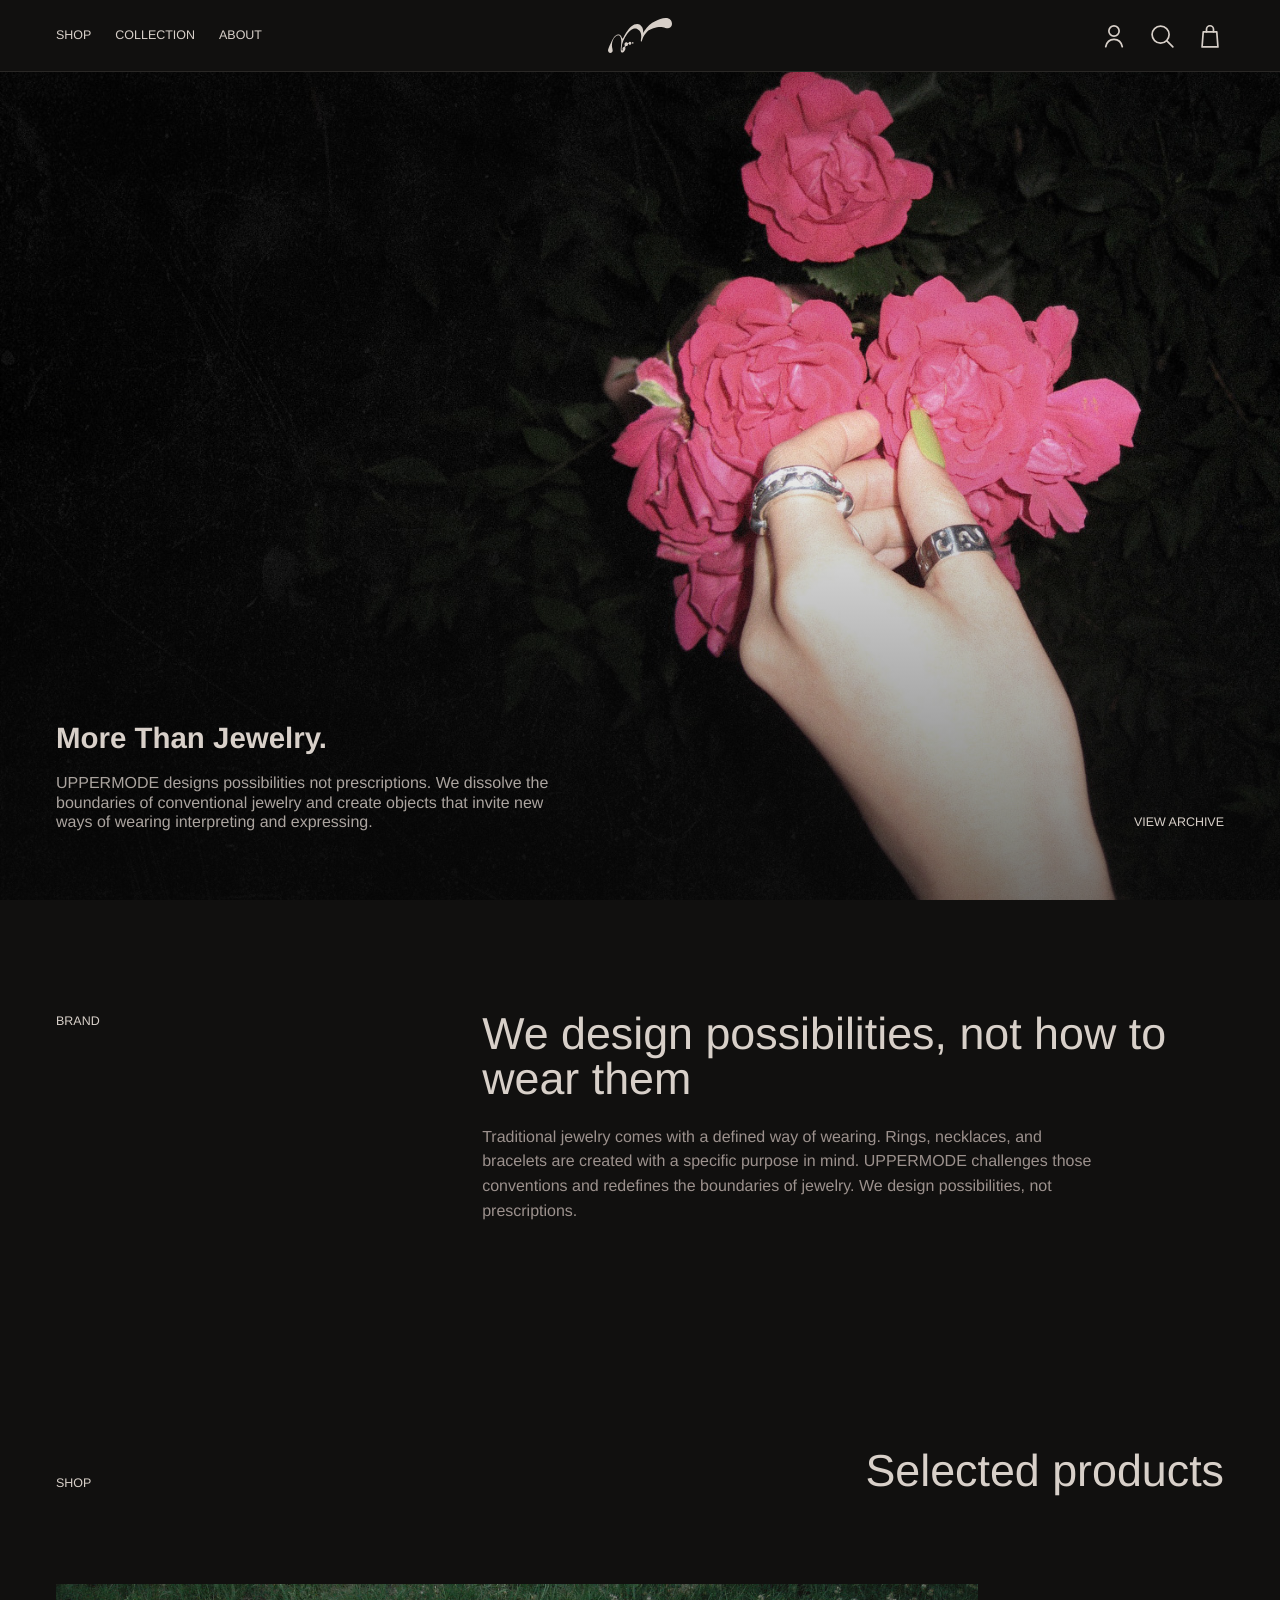
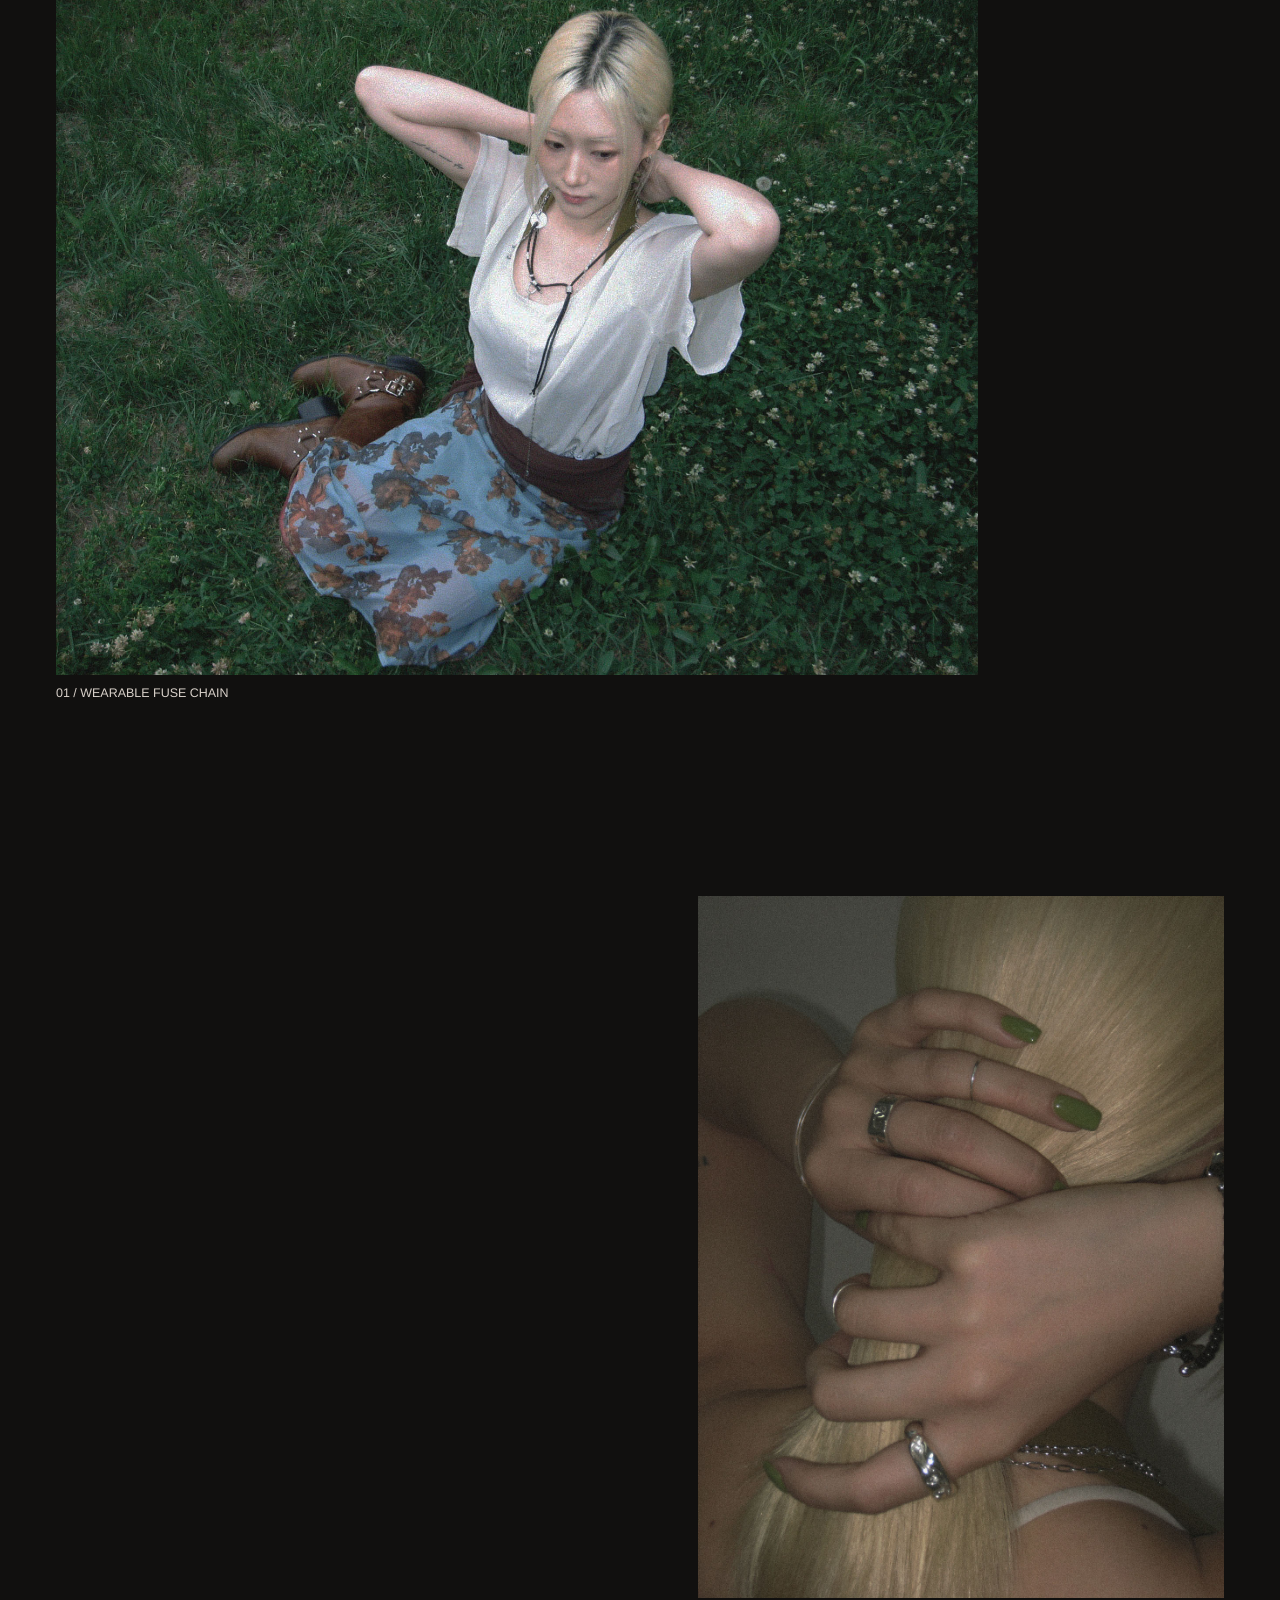
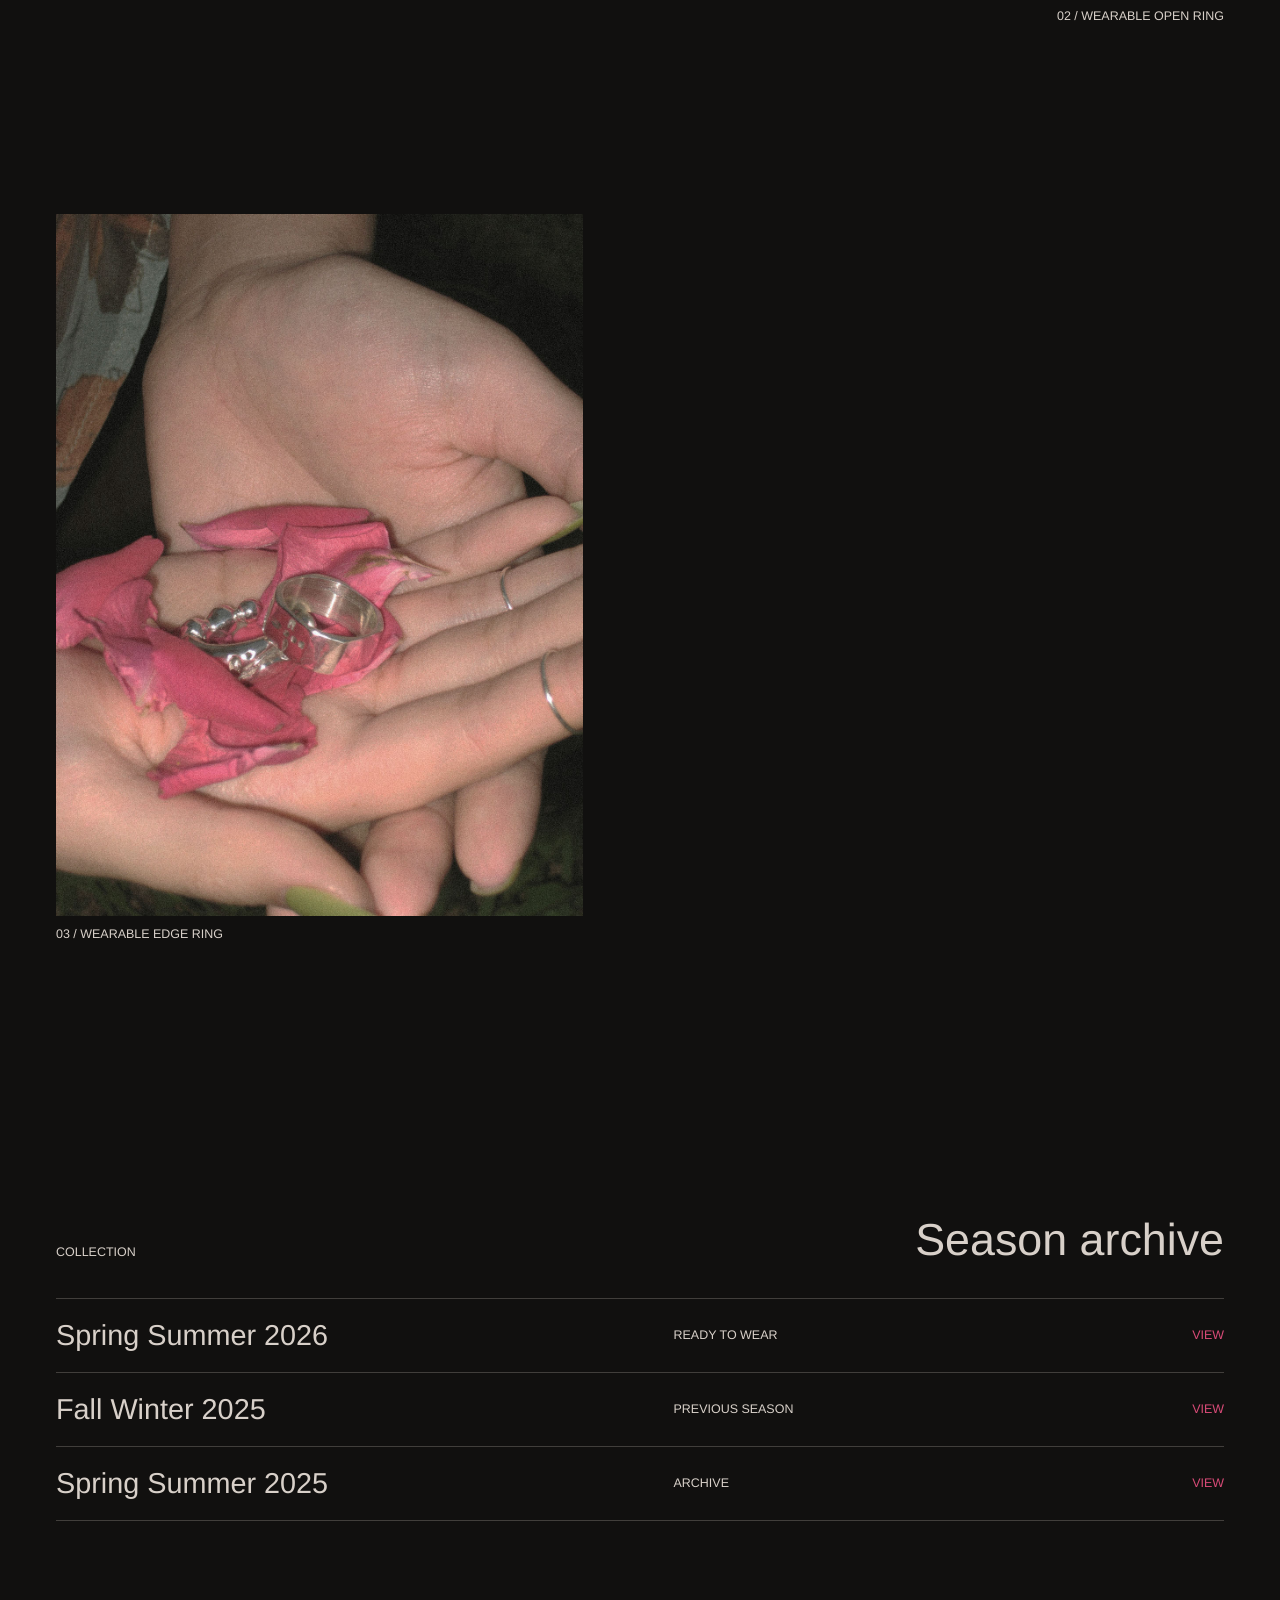
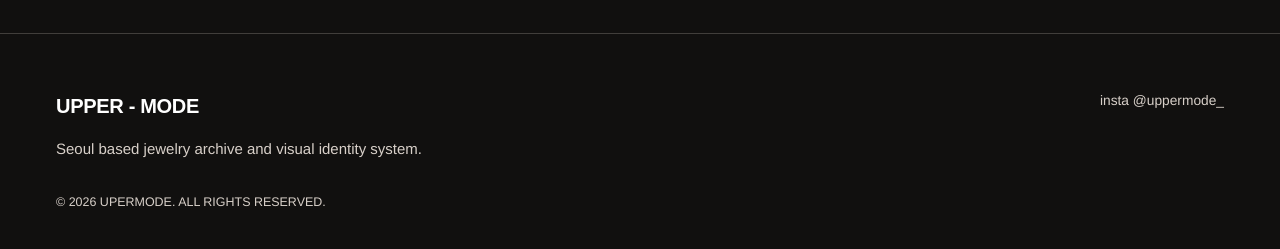
<file: index.html>
<!doctype html>
<html lang="ko">
  <head>
    <meta charset="utf-8">
    <meta name="viewport" content="width=device-width, initial-scale=1">
    <meta name="description" content="UPERMODE fashion brand archive, lookbook and campaign website.">
    <title>UPERMODE | Archive</title>
    <link rel="preload" href="assets/images/hero-01.jpg" as="image">
    <link rel="stylesheet" href="assets/css/styles.css?v=footer-wordmark-20260615">
  </head>
  <body class="is-home" data-page="home">
    <a class="skip-link" href="#main">본문으로 이동</a>

    <header class="site-header" data-header>
      <nav class="header-categories" aria-label="Primary categories">
        <a href="#lookbook">Shop</a>
        <span aria-disabled="true">Collection</span>
        <span aria-disabled="true">About</span>
      </nav>
      <a class="header-wordmark" href="index.html" aria-label="UPERMODE home">
        <img src="assets/brand/header-logo.svg" alt="UPERMODE">
      </a>
      <div class="header-actions" aria-label="Quick links">
        <span aria-label="Account" aria-disabled="true">
          <svg viewBox="0 0 24 24" aria-hidden="true">
            <path d="M12 12.1a4.4 4.4 0 1 0 0-8.8 4.4 4.4 0 0 0 0 8.8Z"/>
            <path d="M4.9 21.2c.9-4.2 3.4-6.3 7.1-6.3s6.2 2.1 7.1 6.3"/>
          </svg>
        </span>
        <span aria-label="Search" aria-disabled="true">
          <svg viewBox="0 0 24 24" aria-hidden="true">
            <path d="M10.8 18.1a7.3 7.3 0 1 0 0-14.6 7.3 7.3 0 0 0 0 14.6Z"/>
            <path d="m16.2 16.2 5.1 5.1"/>
          </svg>
        </span>
        <span aria-label="Bag" aria-disabled="true">
          <svg viewBox="0 0 24 24" aria-hidden="true">
            <path d="M6.2 8.4h11.6l1 13H5.2l1-13Z"/>
            <path d="M9 8.4V6.2a3 3 0 0 1 6 0v2.2"/>
          </svg>
        </span>
      </div>
      <button class="menu-toggle" type="button" aria-expanded="false" aria-controls="site-menu" data-menu-toggle>
        <span></span>
        <span></span>
      </button>
      <nav class="site-nav" id="site-menu" data-menu>
        <a href="#lookbook">Shop</a>
        <span aria-disabled="true">Collection</span>
        <span aria-disabled="true">About</span>
      </nav>
    </header>

    <main id="main">
      <section class="hero media-veil" aria-labelledby="home-title">
        <div class="hero__media-scroll" aria-label="Scrollable campaign image">
          <img class="hero__image" src="assets/images/hero-01.jpg" alt="Editorial campaign image for UPERMODE">
        </div>
        <div class="hero__content reveal">
          <h1 id="home-title" class="visually-hidden">UPERMODE</h1>
          <p class="hero-lead">More Than Jewelry.</p>
          <p class="hero-statement">
            UPPERMODE designs possibilities not prescriptions. We dissolve the boundaries of
            conventional jewelry and create objects that invite new ways of wearing interpreting
            and expressing.
          </p>
        </div>
        <a class="hero__cue" href="#lookbook">View archive</a>
      </section>

      <section class="section intro-grid" aria-labelledby="intro-title">
        <div class="section-kicker reveal">Brand</div>
        <div class="intro-grid__copy reveal">
          <h2 id="intro-title">We design possibilities, not how to wear them</h2>
          <p>
            Traditional jewelry comes with a defined way of wearing. Rings, necklaces, and
            bracelets are created with a specific purpose in mind. UPPERMODE challenges those
            conventions and redefines the boundaries of jewelry. We design possibilities, not
            prescriptions.
          </p>
        </div>
      </section>

      <section class="section lookbook" id="lookbook" aria-labelledby="lookbook-title">
        <div class="section-heading reveal">
          <p class="eyebrow">Shop</p>
          <h2 id="lookbook-title">Selected products</h2>
        </div>
        <div class="image-grid image-grid--editorial">
          <figure class="image-card image-card--wide reveal">
            <button class="product-trigger" type="button" data-product-id="fuse-chain" aria-haspopup="dialog">
              <img src="assets/images/look-01.jpg?v=shop-20260612b" alt="Wearable Fuse Chain product image">
            </button>
            <figcaption>01 / Wearable Fuse Chain</figcaption>
          </figure>
          <figure class="image-card reveal">
            <button class="product-trigger" type="button" data-product-id="open-ring" aria-haspopup="dialog">
              <img src="assets/images/look-02.jpg?v=shop-20260612b" alt="WEARABLE OPEN RING product image">
            </button>
            <figcaption>02 / WEARABLE OPEN RING</figcaption>
          </figure>
          <figure class="image-card reveal">
            <button class="product-trigger" type="button" data-product-id="edge-ring" aria-haspopup="dialog">
              <img src="assets/images/look-03.jpg?v=shop-20260612b" alt="WEARABLE EDGE RING product image">
            </button>
            <figcaption>03 / WEARABLE EDGE RING</figcaption>
          </figure>
        </div>
      </section>

      <section class="product-modal" role="dialog" aria-modal="true" aria-labelledby="product-modal-title" hidden data-product-modal>
        <div class="product-modal__backdrop" data-product-close></div>
        <div class="product-modal__panel">
          <button class="product-modal__close" type="button" aria-label="Close product window" data-product-close>Close</button>
          <div class="product-modal__media">
            <img src="assets/images/look-01.jpg?v=shop-20260612b" alt="" data-product-image>
          </div>
          <div class="product-modal__info">
            <p class="product-modal__eyebrow">UPPERMODE OBJECT</p>
            <h2 id="product-modal-title" data-product-title>Wearable Fuse Chain</h2>
            <dl class="product-meta">
              <div>
                <dt>판매가</dt>
                <dd data-product-price>KRW 139,000</dd>
              </div>
            </dl>
            <label class="product-option">
              <span>SIZE</span>
              <select data-product-option>
                <option value="">-[필수] 옵션을 선택해 주세요 -</option>
                <option>ONE SIZE</option>
                <option>MADE TO ORDER</option>
              </select>
            </label>
            <details class="product-disclosure">
              <summary>DESCRIPTION</summary>
              <p data-product-description>
                A wearable object designed to invite multiple ways of styling and interpretation.
              </p>
            </details>
            <details class="product-disclosure">
              <summary>SIZE GUIDE</summary>
              <p>Each piece is designed as a flexible object. Select ONE SIZE unless noted otherwise.</p>
            </details>
            <button class="product-action product-action--primary" type="button">BUY NOW</button>
            <button class="product-action" type="button">ADD TO CART</button>
          </div>
          <div class="product-detail-gallery" aria-label="Wearable Fuse Chain detail images" data-product-gallery></div>
        </div>
      </section>

      <section class="section archive-strip" aria-labelledby="collection-title">
        <div class="section-heading reveal">
          <p class="eyebrow">Collection</p>
          <h2 id="collection-title">Season archive</h2>
        </div>
        <div class="archive-list">
          <div class="archive-row reveal">
            <span>Spring Summer 2026</span>
            <span>Ready to wear</span>
            <span>View</span>
          </div>
          <div class="archive-row reveal">
            <span>Fall Winter 2025</span>
            <span>Previous season</span>
            <span>View</span>
          </div>
          <div class="archive-row reveal">
            <span>Spring Summer 2025</span>
            <span>Archive</span>
            <span>View</span>
          </div>
        </div>
      </section>

    </main>

    <footer class="site-footer" id="contact">
      <div>
        <img src="assets/brand/footer-wordmark.svg" alt="UPPER - MODE" class="footer-logo">
        <p>Seoul based jewelry archive and visual identity system.</p>
      </div>
      <div class="footer-links">
        <a href="https://www.instagram.com/uppermode_?utm_source=ig_web_button_share_sheet&amp;igsh=ZDNlZDc0MzIxNw==" target="_blank" rel="noreferrer">insta @uppermode_</a>
      </div>
      <p class="copyright">© <span data-year></span> UPERMODE. All rights reserved.</p>
    </footer>

    <script src="assets/js/site.js?v=mobile-hero-start-20260615"></script>
  </body>
</html>
</file>
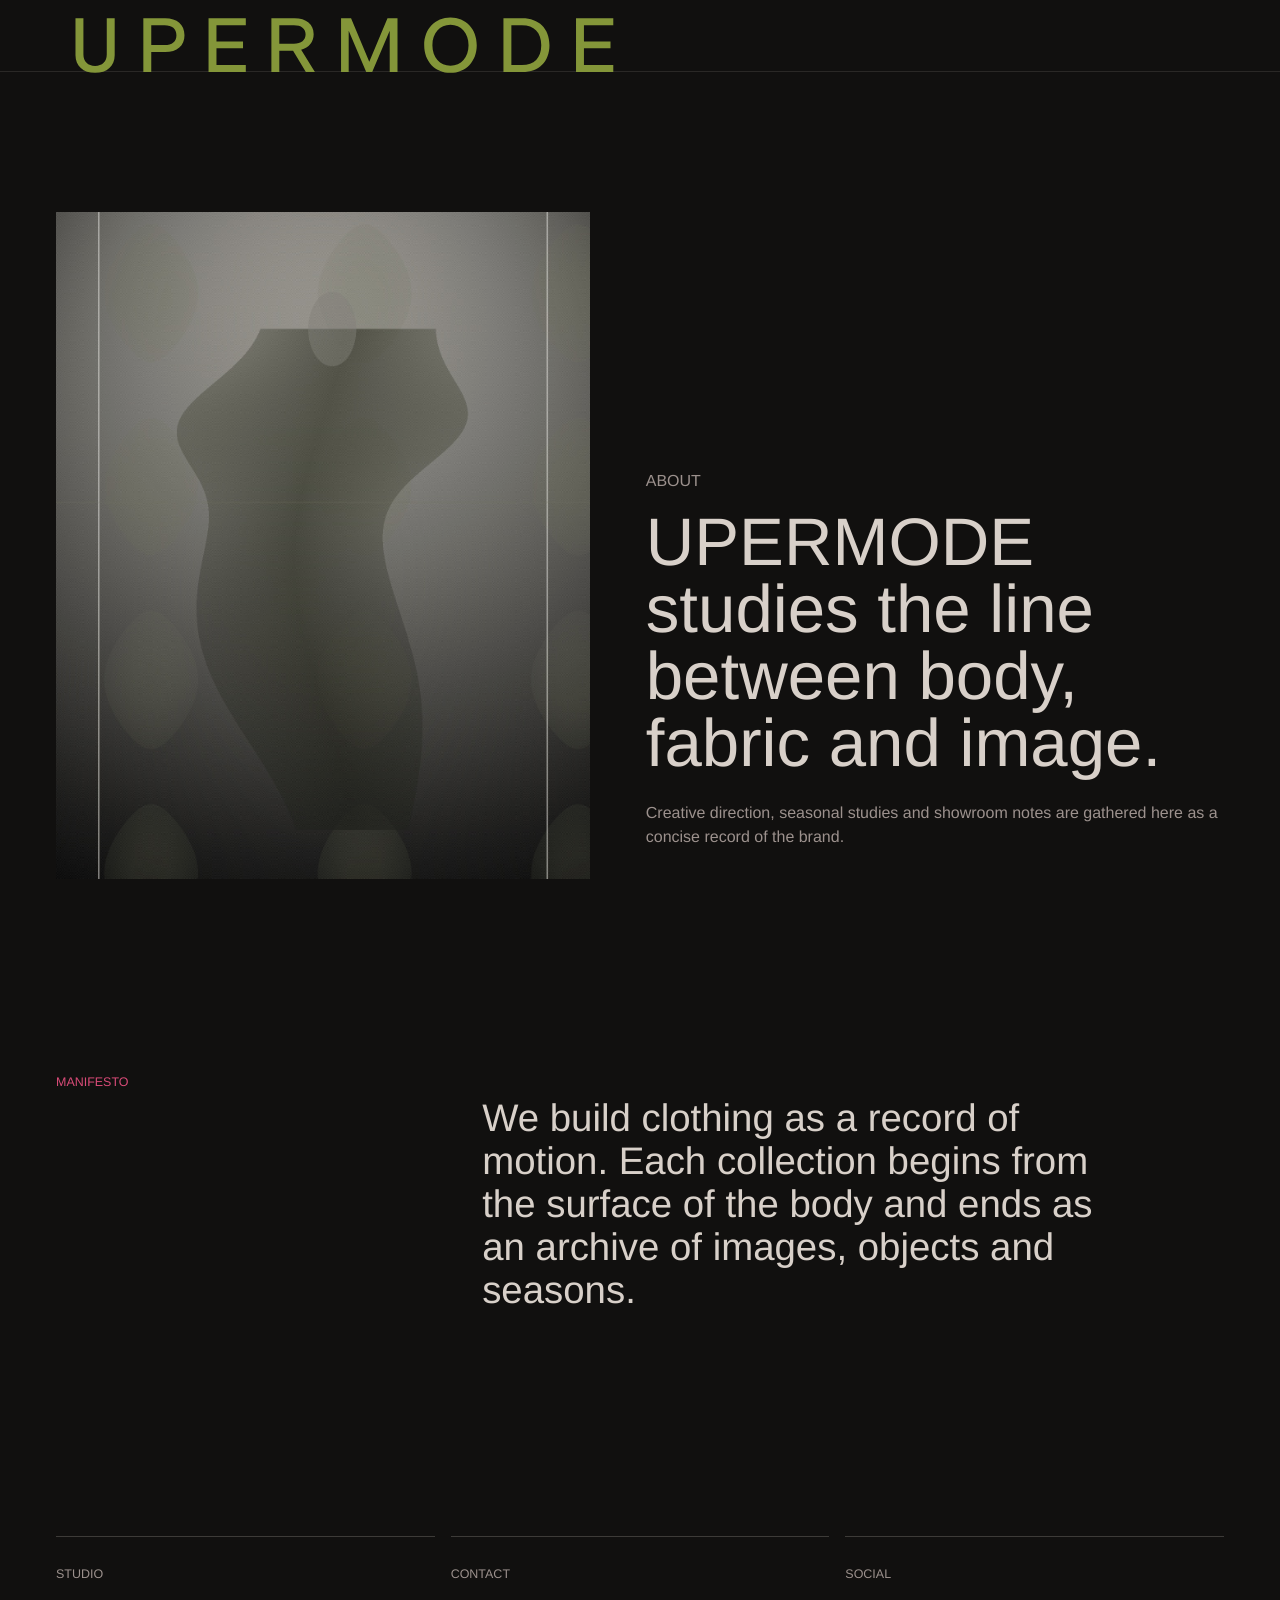
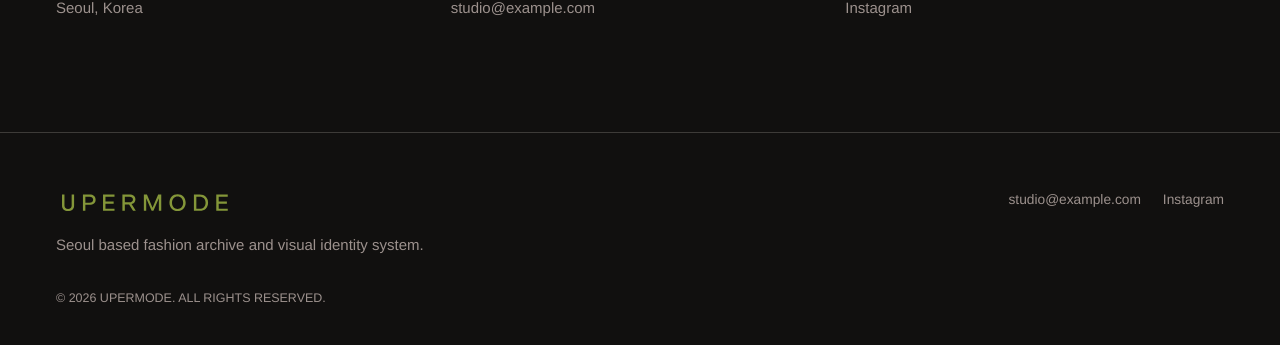
<file: about/index.html>
<!doctype html>
<html lang="ko">
  <head>
    <meta charset="utf-8">
    <meta name="viewport" content="width=device-width, initial-scale=1">
    <meta name="description" content="About UPERMODE fashion archive.">
    <title>About | UPERMODE</title>
    <link rel="stylesheet" href="../assets/css/styles.css?v=tone-20260612">
  </head>
  <body data-page="about">
    <a class="skip-link" href="#main">본문으로 이동</a>

    <header class="site-header" data-header>
      <a class="brand-mark" href="../index.html" aria-label="UPERMODE home">
        <img src="../assets/brand/logo.svg" alt="UPERMODE">
      </a>
      <button class="menu-toggle" type="button" aria-expanded="false" aria-controls="site-menu" data-menu-toggle>
        <span></span>
        <span></span>
      </button>
      <nav class="site-nav" id="site-menu" data-menu>
        <a href="../collections/">Collections</a>
        <a href="../projects/">Projects</a>
        <a href="./" aria-current="page">About</a>
        <a href="#contact">Contact</a>
      </nav>
    </header>

    <main id="main">
      <section class="about-hero">
        <div class="about-hero__media reveal">
          <img src="../assets/images/about-studio.jpg" alt="UPERMODE studio image">
        </div>
        <div class="about-hero__text reveal">
          <p class="eyebrow">About</p>
          <h1>UPERMODE studies the line between body, fabric and image.</h1>
          <p>
            Creative direction, seasonal studies and showroom notes are gathered here as a
            concise record of the brand.
          </p>
        </div>
      </section>

      <section class="section manifesto" aria-label="Brand manifesto">
        <p class="section-kicker reveal">Manifesto</p>
        <div class="manifesto__copy reveal">
          <p>
            We build clothing as a record of motion. Each collection begins from the surface
            of the body and ends as an archive of images, objects and seasons.
          </p>
        </div>
      </section>

      <section class="section info-grid" aria-label="Brand information">
        <div class="info-block reveal">
          <p class="eyebrow">Studio</p>
          <p>Seoul, Korea</p>
        </div>
        <div class="info-block reveal">
          <p class="eyebrow">Contact</p>
          <p><a href="mailto:studio@example.com">studio@example.com</a></p>
        </div>
        <div class="info-block reveal">
          <p class="eyebrow">Social</p>
          <p><a href="https://instagram.com" target="_blank" rel="noreferrer">Instagram</a></p>
        </div>
      </section>
    </main>

    <footer class="site-footer" id="contact">
      <div>
        <img src="../assets/brand/logo.svg" alt="UPERMODE" class="footer-logo">
        <p>Seoul based fashion archive and visual identity system.</p>
      </div>
      <div class="footer-links">
        <a href="mailto:studio@example.com">studio@example.com</a>
        <a href="https://instagram.com" target="_blank" rel="noreferrer">Instagram</a>
      </div>
      <p class="copyright">© <span data-year></span> UPERMODE. All rights reserved.</p>
    </footer>

    <script src="../assets/js/site.js"></script>
  </body>
</html>
</file>
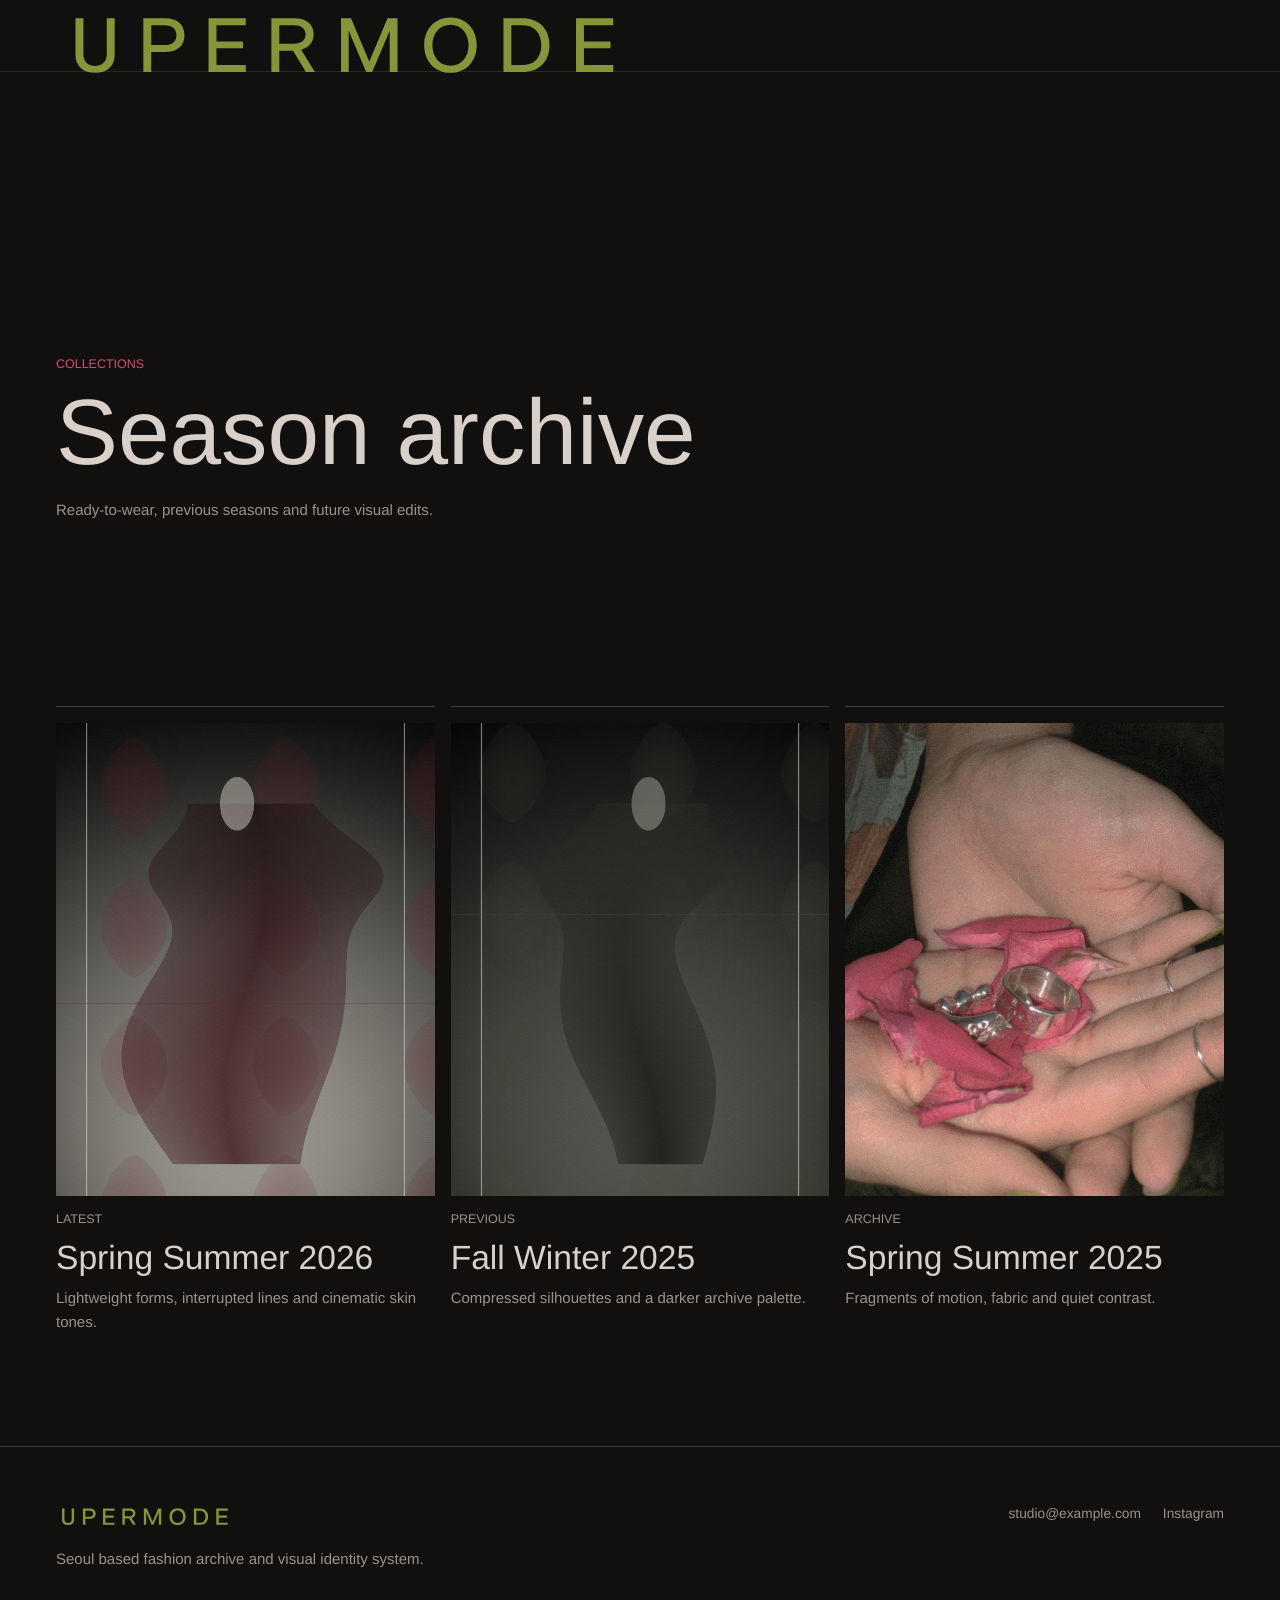
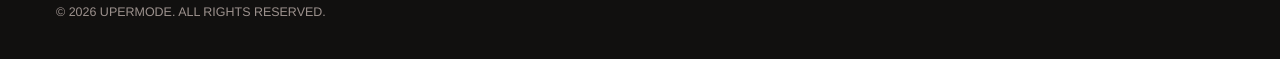
<file: collections/index.html>
<!doctype html>
<html lang="ko">
  <head>
    <meta charset="utf-8">
    <meta name="viewport" content="width=device-width, initial-scale=1">
    <meta name="description" content="UPERMODE seasonal collection archive.">
    <title>Collections | UPERMODE</title>
    <link rel="stylesheet" href="../assets/css/styles.css?v=tone-20260612">
  </head>
  <body data-page="collections">
    <a class="skip-link" href="#main">본문으로 이동</a>

    <header class="site-header" data-header>
      <a class="brand-mark" href="../index.html" aria-label="UPERMODE home">
        <img src="../assets/brand/logo.svg" alt="UPERMODE">
      </a>
      <button class="menu-toggle" type="button" aria-expanded="false" aria-controls="site-menu" data-menu-toggle>
        <span></span>
        <span></span>
      </button>
      <nav class="site-nav" id="site-menu" data-menu>
        <a href="./" aria-current="page">Collections</a>
        <a href="../projects/">Projects</a>
        <a href="../about/">About</a>
        <a href="#contact">Contact</a>
      </nav>
    </header>

    <main id="main">
      <section class="page-hero">
        <div class="page-hero__text reveal">
          <p class="eyebrow">Collections</p>
          <h1>Season archive</h1>
          <p>Ready-to-wear, previous seasons and future visual edits.</p>
        </div>
      </section>

      <section class="section collection-index" aria-label="Collection list">
        <article class="collection-card reveal">
          <a href="ss26.html">
            <img src="../assets/images/collection-ss26.jpg" alt="Spring Summer 2026 collection">
            <div>
              <p class="eyebrow">Latest</p>
              <h2>Spring Summer 2026</h2>
              <p>Lightweight forms, interrupted lines and cinematic skin tones.</p>
            </div>
          </a>
        </article>
        <article class="collection-card reveal">
          <a href="./">
            <img src="../assets/images/collection-fw25.jpg" alt="Fall Winter 2025 collection">
            <div>
              <p class="eyebrow">Previous</p>
              <h2>Fall Winter 2025</h2>
              <p>Compressed silhouettes and a darker archive palette.</p>
            </div>
          </a>
        </article>
        <article class="collection-card reveal">
          <a href="./">
            <img src="../assets/images/look-03.jpg" alt="Spring Summer 2025 collection">
            <div>
              <p class="eyebrow">Archive</p>
              <h2>Spring Summer 2025</h2>
              <p>Fragments of motion, fabric and quiet contrast.</p>
            </div>
          </a>
        </article>
      </section>
    </main>

    <footer class="site-footer" id="contact">
      <div>
        <img src="../assets/brand/logo.svg" alt="UPERMODE" class="footer-logo">
        <p>Seoul based fashion archive and visual identity system.</p>
      </div>
      <div class="footer-links">
        <a href="mailto:studio@example.com">studio@example.com</a>
        <a href="https://instagram.com" target="_blank" rel="noreferrer">Instagram</a>
      </div>
      <p class="copyright">© <span data-year></span> UPERMODE. All rights reserved.</p>
    </footer>

    <script src="../assets/js/site.js"></script>
  </body>
</html>
</file>
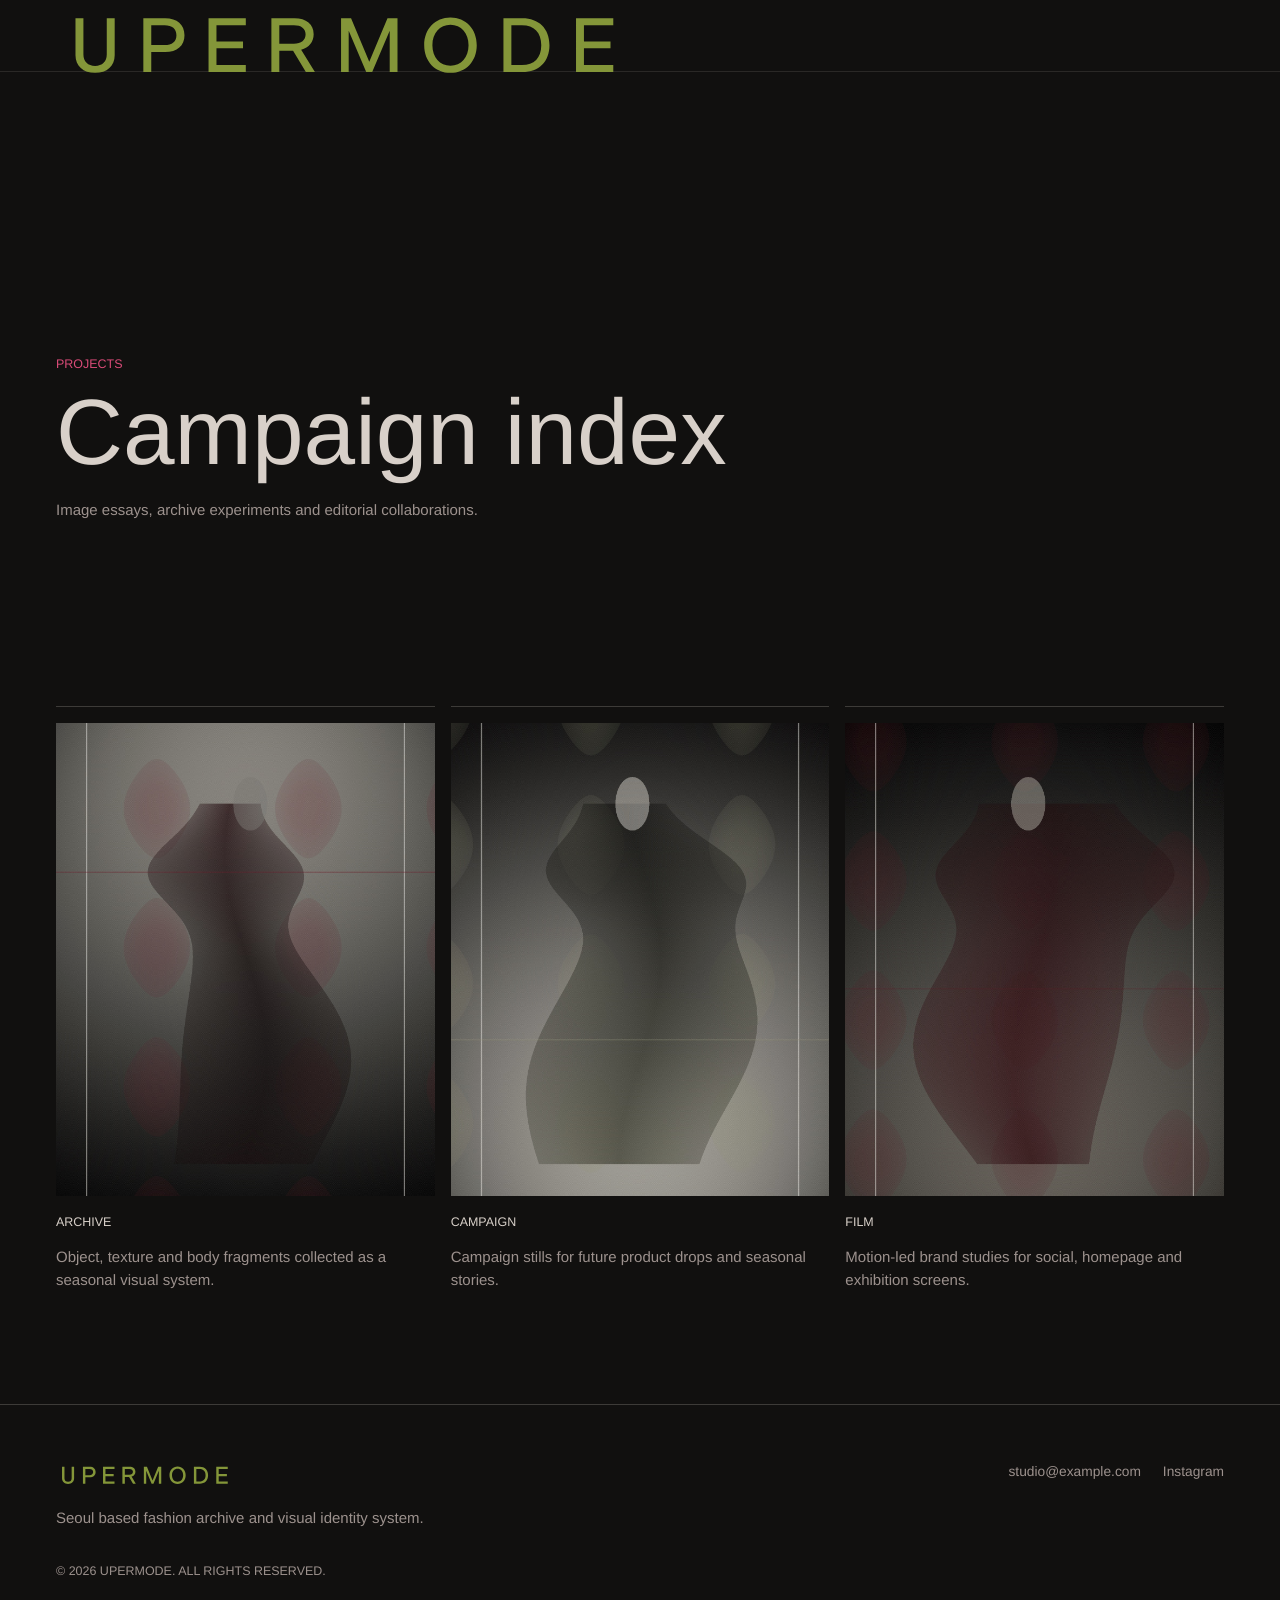
<file: projects/index.html>
<!doctype html>
<html lang="ko">
  <head>
    <meta charset="utf-8">
    <meta name="viewport" content="width=device-width, initial-scale=1">
    <meta name="description" content="UPERMODE campaign and project archive.">
    <title>Projects | UPERMODE</title>
    <link rel="stylesheet" href="../assets/css/styles.css?v=tone-20260612">
  </head>
  <body data-page="projects">
    <a class="skip-link" href="#main">본문으로 이동</a>

    <header class="site-header" data-header>
      <a class="brand-mark" href="../index.html" aria-label="UPERMODE home">
        <img src="../assets/brand/logo.svg" alt="UPERMODE">
      </a>
      <button class="menu-toggle" type="button" aria-expanded="false" aria-controls="site-menu" data-menu-toggle>
        <span></span>
        <span></span>
      </button>
      <nav class="site-nav" id="site-menu" data-menu>
        <a href="../collections/">Collections</a>
        <a href="./" aria-current="page">Projects</a>
        <a href="../about/">About</a>
        <a href="#contact">Contact</a>
      </nav>
    </header>

    <main id="main">
      <section class="page-hero">
        <div class="page-hero__text reveal">
          <p class="eyebrow">Projects</p>
          <h1>Campaign index</h1>
          <p>Image essays, archive experiments and editorial collaborations.</p>
        </div>
      </section>

      <section class="section project-index" aria-label="Project list">
        <a class="project-entry reveal" href="archive.html">
          <img src="../assets/images/project-archive.jpg" alt="Archive project">
          <span>Archive</span>
          <p>Object, texture and body fragments collected as a seasonal visual system.</p>
        </a>
        <a class="project-entry reveal" href="./">
          <img src="../assets/images/project-campaign.jpg" alt="Campaign project">
          <span>Campaign</span>
          <p>Campaign stills for future product drops and seasonal stories.</p>
        </a>
        <a class="project-entry reveal" href="./">
          <img src="../assets/images/project-film.jpg" alt="Film project">
          <span>Film</span>
          <p>Motion-led brand studies for social, homepage and exhibition screens.</p>
        </a>
      </section>
    </main>

    <footer class="site-footer" id="contact">
      <div>
        <img src="../assets/brand/logo.svg" alt="UPERMODE" class="footer-logo">
        <p>Seoul based fashion archive and visual identity system.</p>
      </div>
      <div class="footer-links">
        <a href="mailto:studio@example.com">studio@example.com</a>
        <a href="https://instagram.com" target="_blank" rel="noreferrer">Instagram</a>
      </div>
      <p class="copyright">© <span data-year></span> UPERMODE. All rights reserved.</p>
    </footer>

    <script src="../assets/js/site.js"></script>
  </body>
</html>
</file>
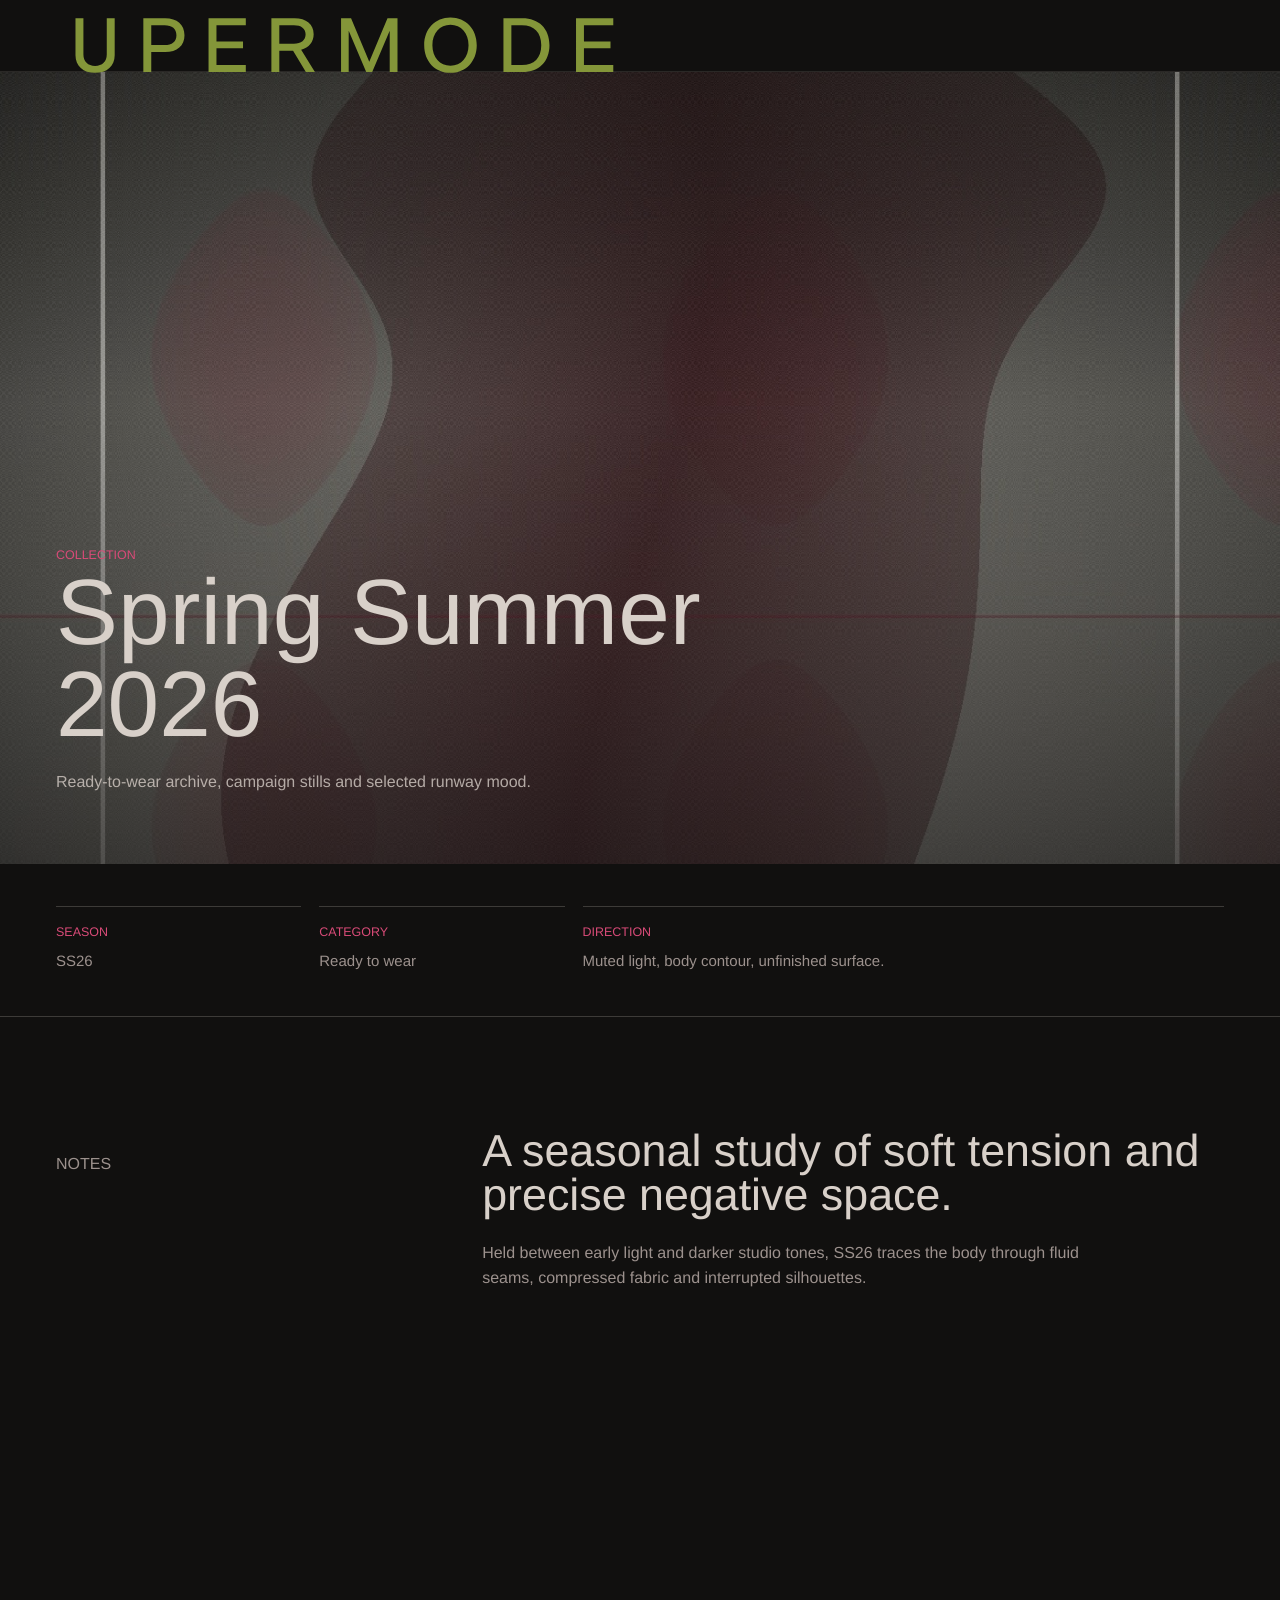
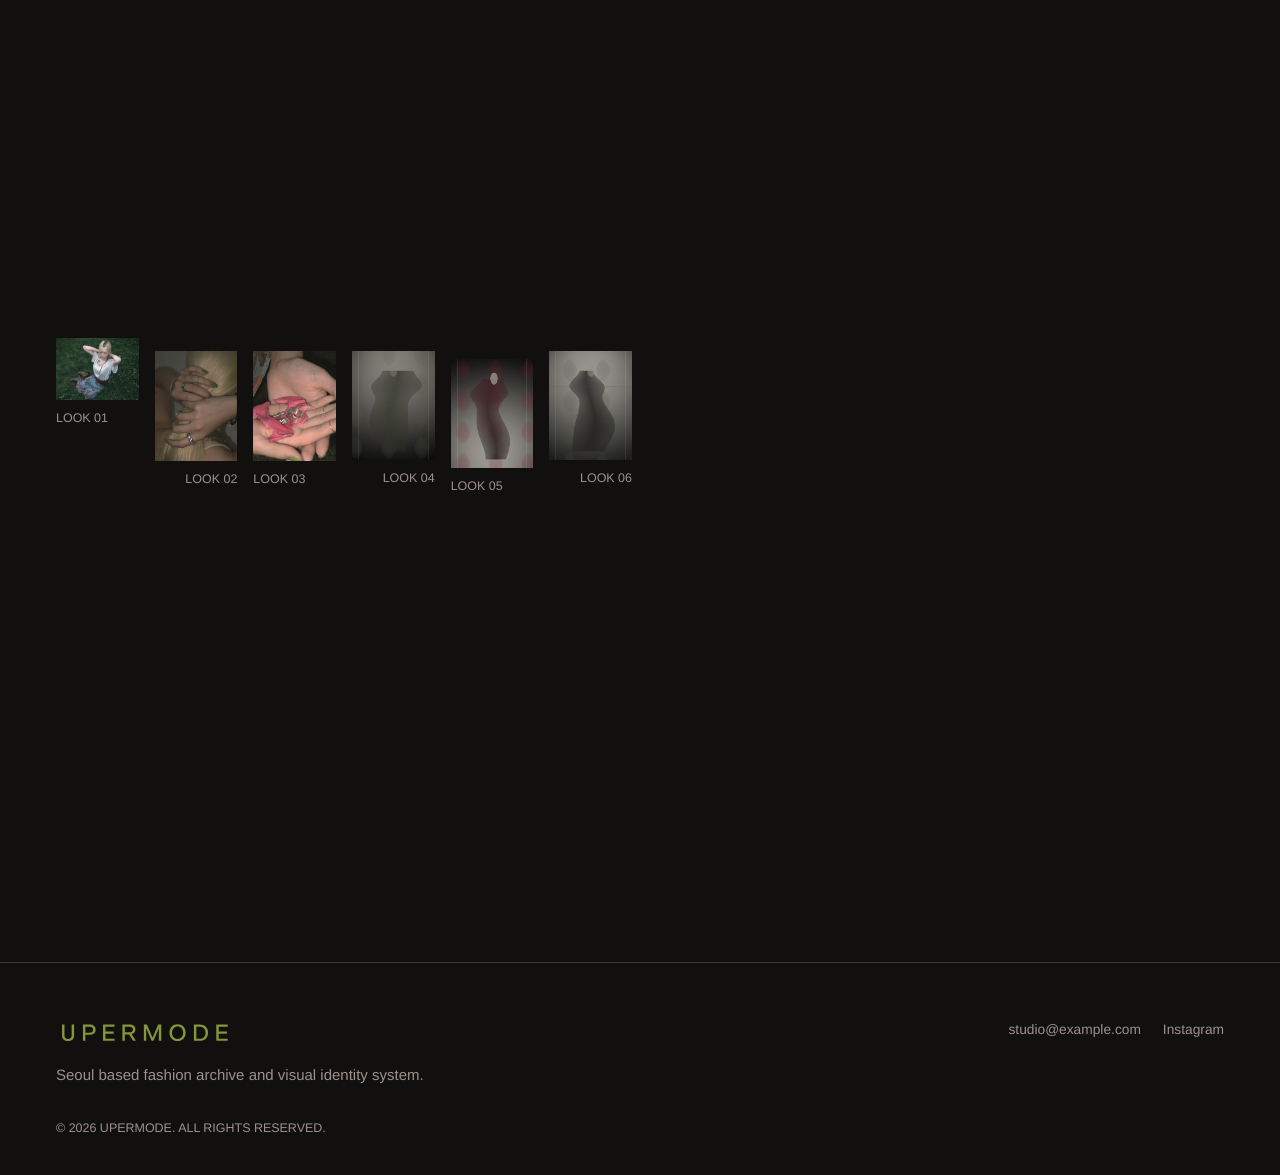
<file: collections/ss26.html>
<!doctype html>
<html lang="ko">
  <head>
    <meta charset="utf-8">
    <meta name="viewport" content="width=device-width, initial-scale=1">
    <meta name="description" content="UPERMODE Spring Summer 2026 collection.">
    <title>SS26 Collection | UPERMODE</title>
    <link rel="stylesheet" href="../assets/css/styles.css?v=tone-20260612">
  </head>
  <body data-page="collections">
    <a class="skip-link" href="#main">본문으로 이동</a>

    <header class="site-header" data-header>
      <a class="brand-mark" href="../index.html" aria-label="UPERMODE home">
        <img src="../assets/brand/logo.svg" alt="UPERMODE">
      </a>
      <button class="menu-toggle" type="button" aria-expanded="false" aria-controls="site-menu" data-menu-toggle>
        <span></span>
        <span></span>
      </button>
      <nav class="site-nav" id="site-menu" data-menu>
        <a href="./" aria-current="page">Collections</a>
        <a href="../projects/">Projects</a>
        <a href="../about/">About</a>
        <a href="#contact">Contact</a>
      </nav>
    </header>

    <main id="main">
      <section class="detail-hero media-veil">
        <img src="../assets/images/collection-ss26.jpg" alt="Spring Summer 2026 hero image">
        <div class="detail-hero__text reveal">
          <p class="eyebrow">Collection</p>
          <h1>Spring Summer 2026</h1>
          <p>Ready-to-wear archive, campaign stills and selected runway mood.</p>
        </div>
      </section>

      <section class="section detail-meta" aria-label="Collection information">
        <div class="reveal">
          <p class="eyebrow">Season</p>
          <p>SS26</p>
        </div>
        <div class="reveal">
          <p class="eyebrow">Category</p>
          <p>Ready to wear</p>
        </div>
        <div class="reveal">
          <p class="eyebrow">Direction</p>
          <p>Muted light, body contour, unfinished surface.</p>
        </div>
      </section>

      <section class="section detail-copy">
        <p class="section-kicker reveal">Notes</p>
        <div class="reveal">
          <h2>A seasonal study of soft tension and precise negative space.</h2>
          <p>
            Held between early light and darker studio tones, SS26 traces the body through
            fluid seams, compressed fabric and interrupted silhouettes.
          </p>
        </div>
      </section>

      <section class="section lookbook" aria-label="SS26 lookbook">
        <div class="image-grid image-grid--sequence">
          <figure class="image-card image-card--tall reveal">
            <img src="../assets/images/look-01.jpg" alt="SS26 look 01">
            <figcaption>Look 01</figcaption>
          </figure>
          <figure class="image-card reveal">
            <img src="../assets/images/look-02.jpg" alt="SS26 look 02">
            <figcaption>Look 02</figcaption>
          </figure>
          <figure class="image-card image-card--wide reveal">
            <img src="../assets/images/look-03.jpg" alt="SS26 look 03">
            <figcaption>Look 03</figcaption>
          </figure>
          <figure class="image-card reveal">
            <img src="../assets/images/look-04.jpg" alt="SS26 look 04">
            <figcaption>Look 04</figcaption>
          </figure>
          <figure class="image-card image-card--tall reveal">
            <img src="../assets/images/look-05.jpg" alt="SS26 look 05">
            <figcaption>Look 05</figcaption>
          </figure>
          <figure class="image-card reveal">
            <img src="../assets/images/look-06.jpg" alt="SS26 look 06">
            <figcaption>Look 06</figcaption>
          </figure>
        </div>
      </section>
    </main>

    <footer class="site-footer" id="contact">
      <div>
        <img src="../assets/brand/logo.svg" alt="UPERMODE" class="footer-logo">
        <p>Seoul based fashion archive and visual identity system.</p>
      </div>
      <div class="footer-links">
        <a href="mailto:studio@example.com">studio@example.com</a>
        <a href="https://instagram.com" target="_blank" rel="noreferrer">Instagram</a>
      </div>
      <p class="copyright">© <span data-year></span> UPERMODE. All rights reserved.</p>
    </footer>

    <script src="../assets/js/site.js"></script>
  </body>
</html>
</file>
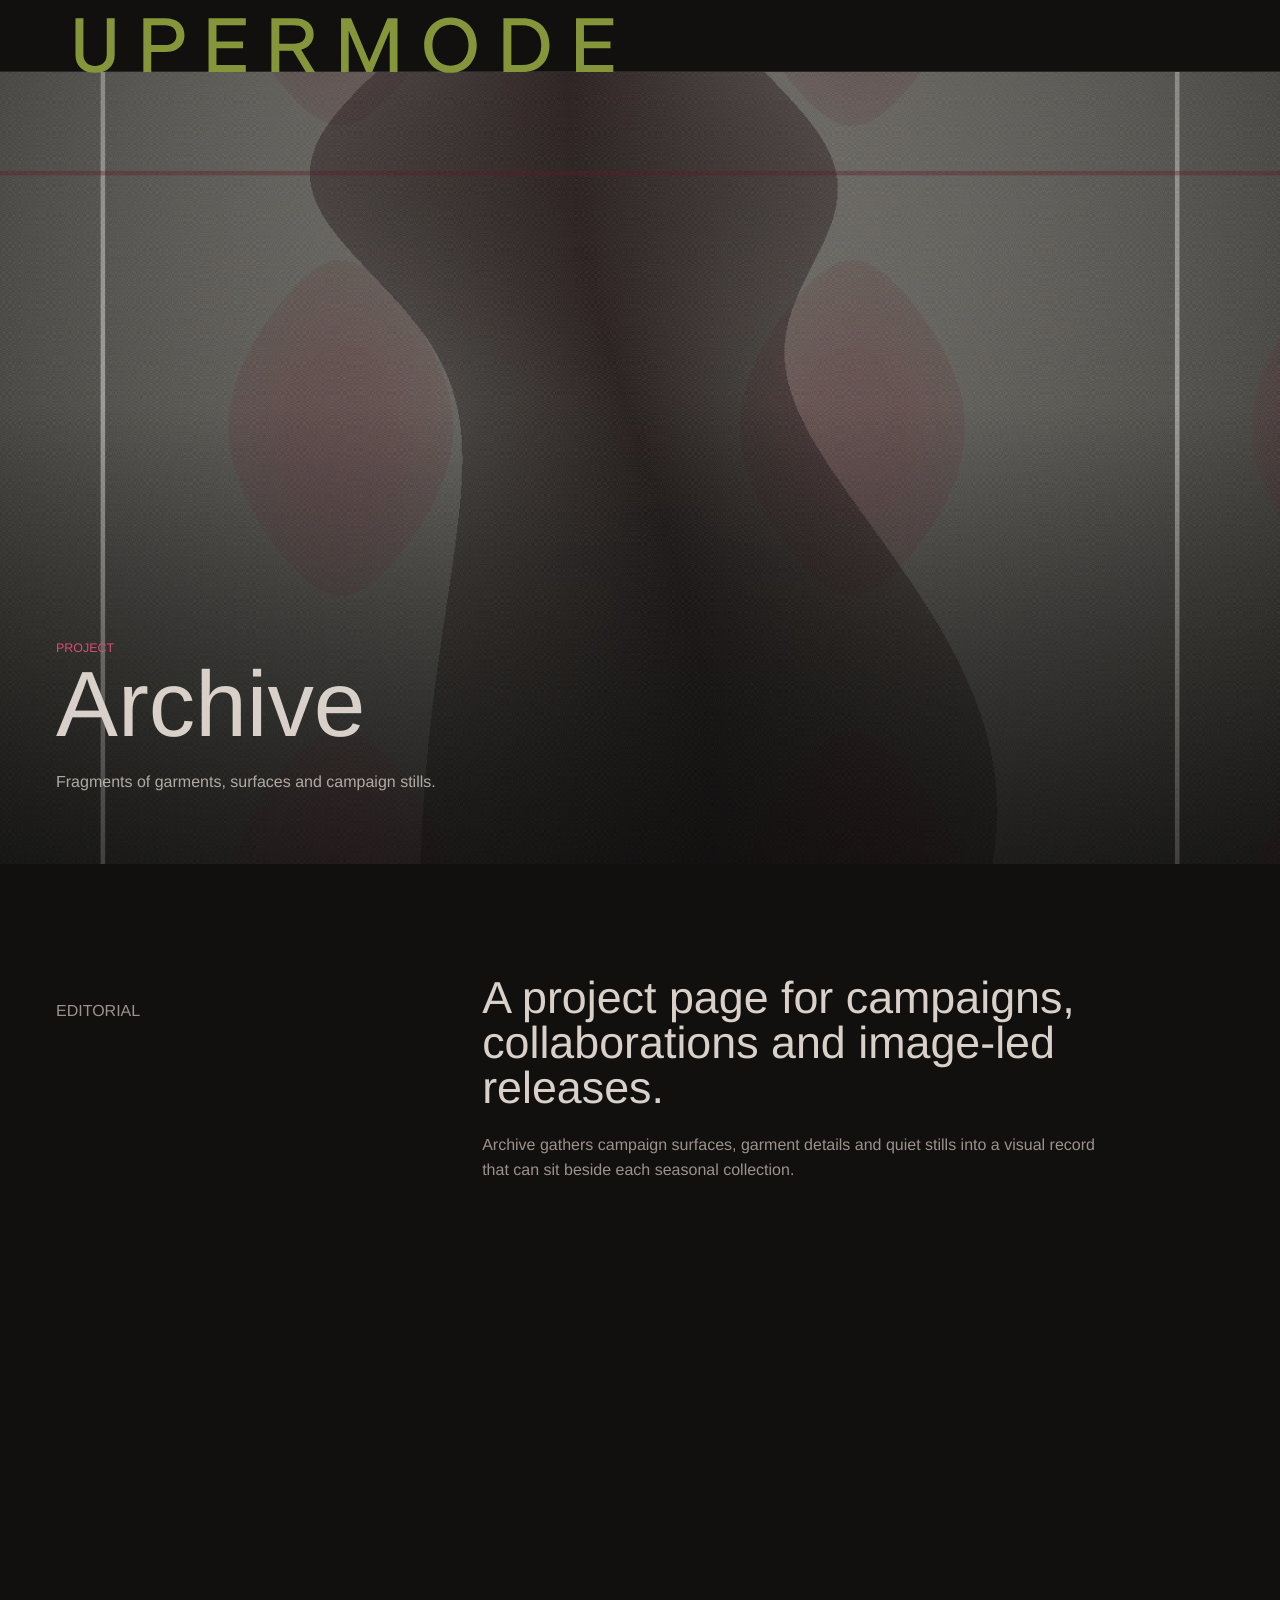
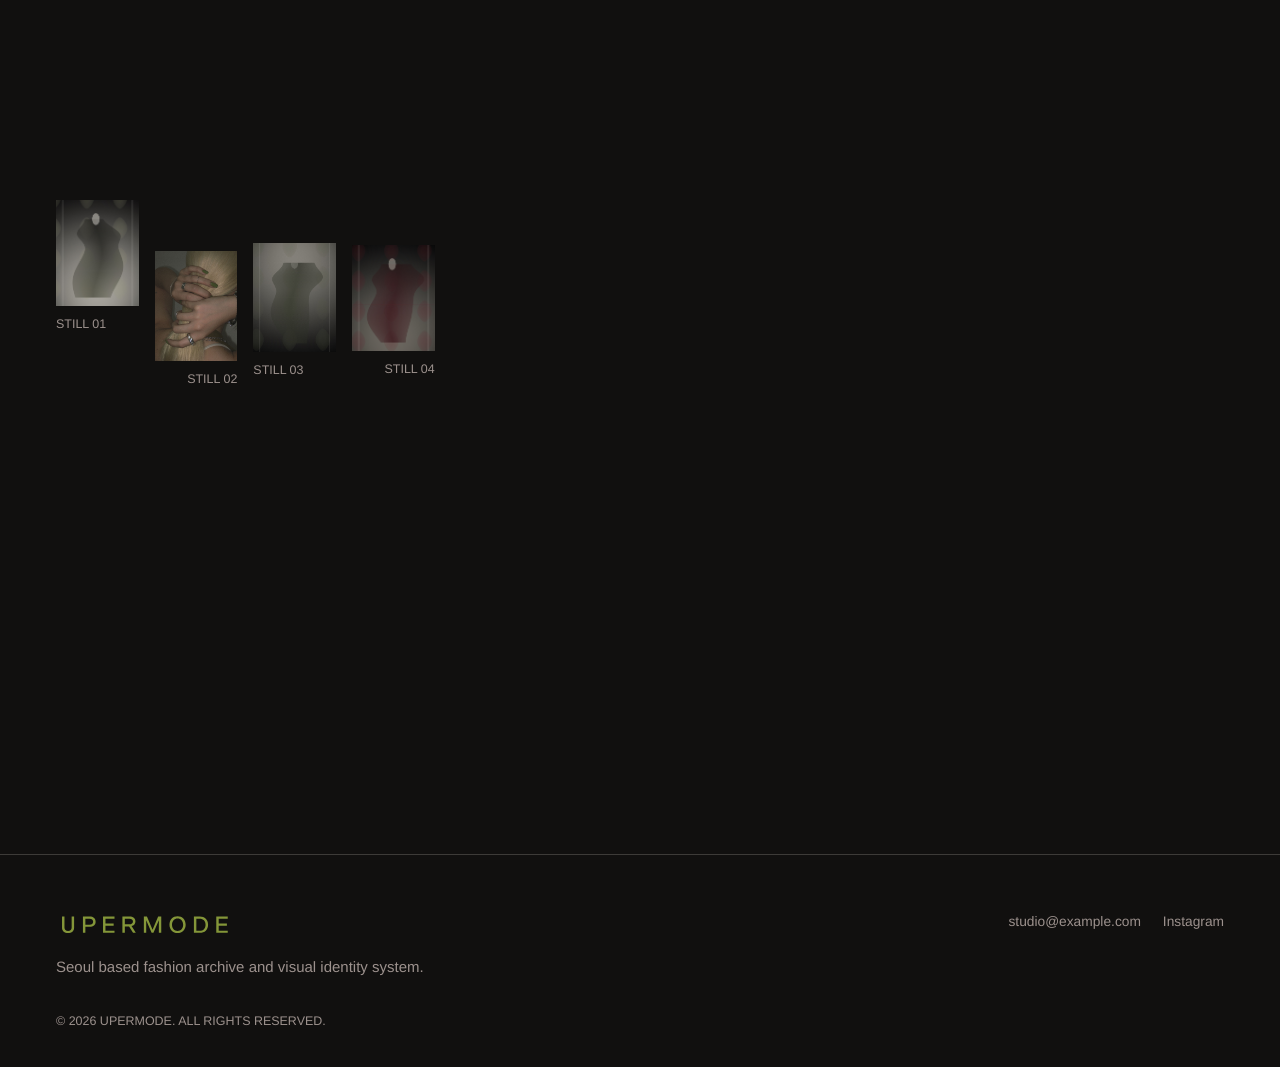
<file: projects/archive.html>
<!doctype html>
<html lang="ko">
  <head>
    <meta charset="utf-8">
    <meta name="viewport" content="width=device-width, initial-scale=1">
    <meta name="description" content="UPERMODE archive project.">
    <title>Archive Project | UPERMODE</title>
    <link rel="stylesheet" href="../assets/css/styles.css?v=tone-20260612">
  </head>
  <body data-page="projects">
    <a class="skip-link" href="#main">본문으로 이동</a>

    <header class="site-header" data-header>
      <a class="brand-mark" href="../index.html" aria-label="UPERMODE home">
        <img src="../assets/brand/logo.svg" alt="UPERMODE">
      </a>
      <button class="menu-toggle" type="button" aria-expanded="false" aria-controls="site-menu" data-menu-toggle>
        <span></span>
        <span></span>
      </button>
      <nav class="site-nav" id="site-menu" data-menu>
        <a href="../collections/">Collections</a>
        <a href="./" aria-current="page">Projects</a>
        <a href="../about/">About</a>
        <a href="#contact">Contact</a>
      </nav>
    </header>

    <main id="main">
      <section class="detail-hero media-veil">
        <img src="../assets/images/project-archive.jpg" alt="Archive project hero image">
        <div class="detail-hero__text reveal">
          <p class="eyebrow">Project</p>
          <h1>Archive</h1>
          <p>Fragments of garments, surfaces and campaign stills.</p>
        </div>
      </section>

      <section class="section detail-copy">
        <p class="section-kicker reveal">Editorial</p>
        <div class="reveal">
          <h2>A project page for campaigns, collaborations and image-led releases.</h2>
          <p>
            Archive gathers campaign surfaces, garment details and quiet stills into a
            visual record that can sit beside each seasonal collection.
          </p>
        </div>
      </section>

      <section class="section lookbook" aria-label="Project image sequence">
        <div class="image-grid image-grid--sequence">
          <figure class="image-card reveal">
            <img src="../assets/images/project-campaign.jpg" alt="Project image 01">
            <figcaption>Still 01</figcaption>
          </figure>
          <figure class="image-card image-card--tall reveal">
            <img src="../assets/images/look-02.jpg" alt="Project image 02">
            <figcaption>Still 02</figcaption>
          </figure>
          <figure class="image-card image-card--wide reveal">
            <img src="../assets/images/look-04.jpg" alt="Project image 03">
            <figcaption>Still 03</figcaption>
          </figure>
          <figure class="image-card reveal">
            <img src="../assets/images/project-film.jpg" alt="Project image 04">
            <figcaption>Still 04</figcaption>
          </figure>
        </div>
      </section>
    </main>

    <footer class="site-footer" id="contact">
      <div>
        <img src="../assets/brand/logo.svg" alt="UPERMODE" class="footer-logo">
        <p>Seoul based fashion archive and visual identity system.</p>
      </div>
      <div class="footer-links">
        <a href="mailto:studio@example.com">studio@example.com</a>
        <a href="https://instagram.com" target="_blank" rel="noreferrer">Instagram</a>
      </div>
      <p class="copyright">© <span data-year></span> UPERMODE. All rights reserved.</p>
    </footer>

    <script src="../assets/js/site.js"></script>
  </body>
</html>
</file>
<file: assets/css/styles.css>
:root {
  --color-bg: #11100f;
  --color-bg-rgb: 17, 16, 15;
  --color-panel: #181514;
  --color-text: #d8d0c9;
  --color-muted: #9c918d;
  --color-line: rgba(216, 208, 201, 0.22);
  --color-accent: #d94b78;
  --color-accent-soft: #7d2f48;
  --image-filter: saturate(0.96) contrast(1.04) brightness(0.94);
  --font-sans: "Helvetica Neue", Arial, "Pretendard", "Noto Sans KR", sans-serif;
  --header-height: 72px;
  --page-space: 56px;
}

*,
*::before,
*::after {
  box-sizing: border-box;
}

html {
  scroll-behavior: smooth;
  background: var(--color-bg);
}

body {
  margin: 0;
  background: var(--color-bg);
  color: var(--color-text);
  font-family: var(--font-sans);
  font-size: 15px;
  line-height: 1.55;
  text-rendering: geometricPrecision;
}

body.is-menu-open {
  overflow: hidden;
}

body.is-product-open {
  overflow: hidden;
}

body.is-home {
  background: var(--color-bg);
  color: #d8d0c9;
}

img {
  display: block;
  width: 100%;
  height: auto;
}

:where(.detail-hero > img, .image-card img, .project-tile img, .project-entry img, .collection-card img, .about-hero__media img) {
  filter: var(--image-filter);
}

a {
  color: inherit;
  text-decoration: none;
}

p,
h1,
h2,
h3,
figure {
  margin: 0;
}

h1,
h2 {
  font-weight: 500;
  line-height: 1;
}

h1 {
  font-family: var(--font-sans);
  font-size: 5.8rem;
}

h2 {
  font-family: var(--font-sans);
  font-size: 2.8rem;
}

button {
  color: inherit;
  font: inherit;
}

.skip-link {
  position: fixed;
  top: 12px;
  left: 12px;
  z-index: 100;
  transform: translateY(-160%);
  background: var(--color-text);
  color: var(--color-bg);
  padding: 10px 14px;
}

.skip-link:focus {
  transform: translateY(0);
}

.visually-hidden {
  position: absolute;
  width: 1px;
  height: 1px;
  overflow: hidden;
  clip: rect(0 0 0 0);
  white-space: nowrap;
}

.site-header {
  position: sticky;
  top: 0;
  z-index: 50;
  display: grid;
  grid-template-columns: 1fr auto 1fr;
  align-items: center;
  width: 100%;
  height: var(--header-height);
  padding: 0 var(--page-space);
  background: var(--color-bg);
  border-bottom: 1px solid rgba(216, 208, 201, 0.12);
  transition: background 220ms ease, border-color 220ms ease;
}

.site-header.is-scrolled {
  background: var(--color-bg);
  border-color: rgba(216, 208, 201, 0.18);
}

.header-wordmark img,
.footer-logo {
  height: auto;
}

.header-categories {
  display: flex;
  align-items: center;
  justify-self: start;
  gap: 24px;
  color: #d8d0c9;
  font-size: 0.78rem;
  text-transform: uppercase;
}

.header-categories a,
.header-categories span {
  padding: 8px 0;
}

.header-wordmark {
  display: inline-flex;
  align-items: center;
  width: clamp(48px, 5vw, 72px);
  justify-self: center;
}

.header-wordmark img {
  filter: none;
}

.header-actions {
  display: flex;
  align-items: center;
  justify-self: end;
  gap: 20px;
  color: #d8d0c9;
}

.header-actions a,
.header-actions span {
  display: grid;
  width: 28px;
  height: 28px;
  place-items: center;
}

.header-actions svg {
  width: 100%;
  height: 100%;
  fill: none;
  stroke: currentColor;
  stroke-width: 1.45;
  stroke-linecap: round;
  stroke-linejoin: round;
}

.site-nav {
  display: none;
  align-items: center;
  gap: 28px;
  color: var(--color-muted);
  font-size: 0.78rem;
  text-transform: uppercase;
}

.site-nav a,
.site-nav span {
  position: relative;
  padding: 8px 0;
}

.site-nav a::after {
  position: absolute;
  right: 0;
  bottom: 3px;
  left: 0;
  height: 1px;
  background: currentColor;
  content: "";
  transform: scaleX(0);
  transform-origin: right;
  transition: transform 220ms ease;
}

.site-nav a:hover::after,
.site-nav a:focus-visible::after,
.site-nav a[aria-current="page"]::after {
  transform: scaleX(1);
  transform-origin: left;
}

.menu-toggle {
  display: none;
}

.hero {
  position: relative;
  min-height: calc(100svh - var(--header-height));
  overflow: hidden;
}

.hero__media-scroll,
.detail-hero > img {
  position: absolute;
  inset: 0;
  width: 100%;
  height: 100%;
}

.hero__media-scroll {
  overflow: hidden;
}

.hero__image,
.detail-hero > img {
  width: 100%;
  height: 100%;
  object-fit: cover;
}

.media-veil::after {
  position: absolute;
  inset: 0;
  pointer-events: none;
  background: linear-gradient(
    180deg,
    rgba(10, 10, 10, 0.18) 0%,
    rgba(10, 10, 10, 0.02) 42%,
    rgba(10, 10, 10, 0.58) 100%
  );
  content: "";
}

.hero__content,
.detail-hero__text {
  position: absolute;
  z-index: 1;
  left: var(--page-space);
  bottom: 68px;
  max-width: 740px;
  color: #d8d0c9;
}

.hero__content p:last-child,
.detail-hero__text p:last-child {
  max-width: 500px;
  margin-top: 20px;
  color: rgba(216, 208, 201, 0.78);
  font-size: 1rem;
}

.hero__content .hero-statement {
  max-width: 720px;
  margin-top: 14px;
  color: #d8d0c9;
  font-size: clamp(1.05rem, 2vw, 1.75rem);
  line-height: 1.2;
}

.hero__content .hero-lead {
  margin: 0;
  color: #d8d0c9;
  font-size: clamp(1.2rem, 2.3vw, 2rem);
  font-weight: 600;
  line-height: 1.08;
}

.hero__cue {
  position: absolute;
  right: var(--page-space);
  bottom: 68px;
  z-index: 1;
  color: rgba(216, 208, 201, 0.76);
  font-size: 0.78rem;
  text-transform: uppercase;
}

.section {
  padding: 112px var(--page-space);
}

.section-heading {
  display: flex;
  align-items: end;
  justify-content: space-between;
  gap: 32px;
  margin-bottom: 36px;
}

.eyebrow,
.section-kicker,
figcaption,
.archive-row,
.project-tile span,
.project-entry span,
.copyright {
  font-size: 0.78rem;
  text-transform: uppercase;
}

.eyebrow,
.section-kicker {
  color: var(--color-accent);
}

.intro-grid,
.detail-copy,
.manifesto {
  display: grid;
  grid-template-columns: minmax(160px, 0.34fr) minmax(0, 0.66fr);
  gap: 44px;
}

.intro-grid__copy,
.detail-copy > div,
.manifesto__copy {
  max-width: 900px;
}

.intro-grid__copy p,
.detail-copy p,
.about-hero__text p,
.manifesto__copy p {
  max-width: 620px;
  margin-top: 24px;
  color: var(--color-muted);
  font-size: 1rem;
}

.image-grid {
  display: grid;
  grid-template-columns: repeat(12, minmax(0, 1fr));
  gap: 16px;
}

.image-card {
  grid-column: span 4;
}

.image-card--tall {
  grid-row: span 2;
}

.image-card--wide {
  grid-column: span 8;
}

.image-card img {
  aspect-ratio: 3 / 4;
  object-fit: cover;
  background: var(--color-line);
}

.image-card--wide img {
  aspect-ratio: 16 / 10;
}

.image-card--tall img {
  aspect-ratio: 4 / 5;
}

.lookbook .image-grid--editorial {
  display: block;
}

.lookbook .image-card,
.lookbook .image-card--wide {
  display: grid;
  grid-column: auto;
  justify-items: start;
  min-height: calc(100svh - var(--header-height));
  align-content: center;
}

.lookbook .image-card:nth-child(even) {
  justify-items: end;
}

.lookbook .image-card + .image-card {
  margin-top: 10svh;
}

.lookbook .image-card img,
.lookbook .image-card--wide img,
.lookbook .image-card--tall img {
  width: auto;
  max-width: min(100%, 72vw);
  max-height: 78svh;
  margin: 0;
  aspect-ratio: auto;
  object-fit: contain;
  filter: none;
}

.lookbook .image-card figcaption {
  width: auto;
  max-width: min(100%, 72vw);
}

.product-trigger {
  display: block;
  padding: 0;
  border: 0;
  background: transparent;
  color: inherit;
  cursor: pointer;
}

.product-trigger:focus-visible {
  outline: 1px solid var(--color-accent);
  outline-offset: 10px;
}

.product-modal[hidden] {
  display: none;
}

.product-modal {
  position: fixed;
  inset: 0;
  z-index: 100;
  overflow-y: auto;
  color: #121212;
}

.product-modal__backdrop {
  position: fixed;
  inset: 0;
  background: rgba(17, 16, 15, 0.72);
}

.product-modal__panel {
  position: relative;
  display: grid;
  grid-template-columns: minmax(0, 1.08fr) minmax(360px, 0.92fr);
  margin: 22px;
  min-height: calc(100svh - 44px);
  background: #f7f5f2;
  box-shadow: 0 22px 80px rgba(0, 0, 0, 0.34);
}

.product-modal__close {
  position: absolute;
  top: 22px;
  right: 24px;
  z-index: 2;
  padding: 8px 0;
  border: 0;
  background: transparent;
  color: #121212;
  font-size: 0.78rem;
  text-transform: uppercase;
  cursor: pointer;
}

.product-modal__media {
  display: grid;
  min-height: 100%;
  place-items: center;
  padding: clamp(42px, 6vw, 92px);
  background: #f2f1ef;
}

.product-modal__media img {
  width: auto;
  max-width: 100%;
  max-height: calc(100svh - 160px);
  object-fit: contain;
}

.product-modal__info {
  display: flex;
  flex-direction: column;
  justify-content: center;
  padding: clamp(42px, 6vw, 92px);
}

.product-modal__eyebrow {
  margin-bottom: 34px;
  color: #77716d;
  font-size: 0.78rem;
  text-transform: uppercase;
}

.product-modal__info h2 {
  color: #121212;
  font-size: clamp(1.45rem, 2.4vw, 2rem);
  line-height: 1.12;
  text-transform: uppercase;
}

.product-meta {
  margin: 30px 0 24px;
}

.product-meta div {
  display: grid;
  grid-template-columns: 0.42fr 1fr;
  align-items: center;
  gap: 24px;
}

.product-meta dt,
.product-option span {
  color: #121212;
  font-weight: 600;
}

.product-meta dd {
  margin: 0;
  color: #121212;
}

.product-option {
  display: grid;
  grid-template-columns: 0.42fr 1fr;
  gap: 24px;
  align-items: center;
  margin-bottom: 40px;
}

.product-option select {
  width: 100%;
  min-height: 44px;
  border: 1px solid #cfcac5;
  border-radius: 0;
  background: #f7f5f2;
  color: #77716d;
  font: inherit;
  padding: 0 12px;
}

.product-disclosure {
  border-top: 1px solid #ded9d4;
}

.product-disclosure:last-of-type {
  border-bottom: 1px solid #ded9d4;
}

.product-disclosure summary {
  display: flex;
  justify-content: space-between;
  padding: 22px 0;
  color: #121212;
  font-size: 1.12rem;
  font-weight: 600;
  text-transform: uppercase;
  cursor: pointer;
  list-style: none;
}

.product-disclosure summary::-webkit-details-marker {
  display: none;
}

.product-disclosure summary::after {
  content: ">";
}

.product-disclosure p {
  max-width: 560px;
  padding: 0 0 22px;
  color: #5d5854;
}

.product-action {
  min-height: 58px;
  margin-top: 12px;
  border: 2px solid #121212;
  background: transparent;
  color: #121212;
  font: inherit;
  font-weight: 700;
  letter-spacing: 0;
  text-transform: uppercase;
  cursor: pointer;
}

.product-action--primary {
  margin-top: 44px;
  background: #000;
  color: #fff;
}

.product-detail-gallery {
  grid-column: 1 / -1;
  display: grid;
  gap: 12svh;
  padding: 10svh clamp(18px, 6vw, 92px) 14svh;
  background: #f7f5f2;
}

.product-detail-gallery:empty {
  display: none;
}

.product-detail-gallery figure {
  display: grid;
  min-height: 100svh;
  place-items: center;
}

.product-detail-gallery img {
  width: auto;
  max-width: min(100%, 980px);
  max-height: 86svh;
  object-fit: contain;
  filter: none;
}

figcaption {
  display: flex;
  justify-content: space-between;
  margin-top: 9px;
  color: var(--color-muted);
}

.archive-list {
  border-top: 1px solid var(--color-line);
}

.archive-row {
  display: grid;
  grid-template-columns: 1.2fr 1fr auto;
  gap: 24px;
  align-items: center;
  min-height: 74px;
  border-bottom: 1px solid var(--color-line);
  color: var(--color-muted);
  cursor: default;
}

.archive-row span:first-child {
  color: var(--color-text);
  font-size: 1.8rem;
  text-transform: none;
}

.archive-row span:last-child {
  color: var(--color-accent);
}

.project-grid,
.project-index,
.collection-index,
.info-grid {
  display: grid;
  grid-template-columns: repeat(3, minmax(0, 1fr));
  gap: 16px;
}

.project-tile,
.project-entry,
.collection-card a,
.info-block {
  display: block;
  border-top: 1px solid var(--color-line);
  padding-top: 16px;
}

.project-tile img,
.project-entry img,
.collection-card img {
  aspect-ratio: 4 / 5;
  object-fit: cover;
  margin-bottom: 14px;
  background: var(--color-line);
}

.project-tile span,
.project-entry span {
  color: var(--color-text);
}

.project-entry p,
.collection-card p,
.info-block p {
  margin-top: 12px;
  color: var(--color-muted);
}

.collection-card h2 {
  margin-top: 12px;
  font-size: 2.1rem;
}

.page-hero {
  display: flex;
  align-items: flex-end;
  min-height: 58svh;
  padding: 150px var(--page-space) 72px;
}

.page-hero__text {
  max-width: 780px;
}

.page-hero h1 {
  margin-top: 12px;
}

.page-hero p:last-child {
  max-width: 520px;
  margin-top: 20px;
  color: var(--color-muted);
}

.detail-hero {
  position: relative;
  min-height: 88svh;
  overflow: hidden;
}

.detail-meta {
  display: grid;
  grid-template-columns: 0.65fr 0.65fr 1.7fr;
  gap: 18px;
  padding-top: 42px;
  padding-bottom: 42px;
  border-bottom: 1px solid var(--color-line);
}

.detail-meta div {
  border-top: 1px solid var(--color-line);
  padding-top: 16px;
}

.detail-meta p:last-child {
  margin-top: 8px;
  color: var(--color-muted);
}

.about-hero {
  display: grid;
  grid-template-columns: minmax(0, 0.48fr) minmax(0, 0.52fr);
  gap: 56px;
  align-items: end;
  min-height: 96svh;
  padding: 140px var(--page-space) 82px;
}

.about-hero__media img {
  aspect-ratio: 4 / 5;
  object-fit: cover;
}

.about-hero__text {
  padding-bottom: 28px;
}

.about-hero h1 {
  margin-top: 14px;
  font-size: 4.2rem;
}

.manifesto__copy p {
  color: var(--color-text);
  font-weight: 500;
  font-size: 2.4rem;
  line-height: 1.12;
}

.site-footer {
  display: grid;
  grid-template-columns: 1fr auto;
  gap: 32px;
  padding: 56px var(--page-space) 36px;
  border-top: 1px solid var(--color-line);
  color: var(--color-muted);
}

.footer-logo {
  width: 180px;
  margin-bottom: 18px;
}

.footer-links {
  display: flex;
  gap: 22px;
  align-items: start;
  font-size: 0.86rem;
}

.copyright {
  grid-column: 1 / -1;
  color: var(--color-muted);
}

.is-home .section,
.is-home .site-footer {
  background: var(--color-bg);
}

.is-home :where(
  h1,
  h2,
  h3,
  p,
  a,
  span,
  figcaption,
  .eyebrow,
  .section-kicker,
  .archive-row,
  .archive-row span:first-child,
  .archive-row span:last-child,
  .project-tile span,
  .project-entry span,
  .copyright
) {
  color: #d8d0c9;
}

.is-home :where(.archive-list, .archive-row, .project-tile, .project-entry, .collection-card a, .info-block, .site-footer) {
  border-color: rgba(216, 208, 201, 0.24);
}

.reveal {
  opacity: 0;
  transform: translateY(18px);
  transition: opacity 700ms ease, transform 700ms ease;
}

.reveal.is-visible {
  opacity: 1;
  transform: translateY(0);
}

@media (prefers-reduced-motion: reduce) {
  *,
  *::before,
  *::after {
    scroll-behavior: auto !important;
    transition-duration: 1ms !important;
  }

  .reveal {
    opacity: 1;
    transform: none;
  }
}

@media (max-width: 980px) {
  :root {
    --page-space: 28px;
  }

  h1 {
    font-size: 4.2rem;
  }

  h2 {
    font-size: 2.25rem;
  }

  .project-grid,
  .project-index,
  .collection-index,
  .info-grid {
    grid-template-columns: 1fr 1fr;
  }

  .image-card,
  .image-card--wide {
    grid-column: span 6;
  }

  .about-hero {
    grid-template-columns: 1fr;
    min-height: auto;
  }

  .about-hero h1 {
    font-size: 3.3rem;
  }
}

@media (max-width: 720px) {
  :root {
    --header-height: 64px;
    --page-space: 18px;
  }

  body {
    font-size: 14px;
  }

  h1 {
    font-size: 3.15rem;
  }

  h2 {
    font-size: 2rem;
  }

  .site-header {
    grid-template-columns: auto 1fr auto;
    padding-right: 18px;
    padding-left: 18px;
  }

  .header-categories {
    display: none;
  }

  .header-wordmark {
    width: min(56px, 16vw);
  }

  .header-actions {
    display: none;
  }

  .menu-toggle {
    position: relative;
    z-index: 70;
    display: grid;
    width: 42px;
    height: 42px;
    place-items: center;
    border: 0;
    background: transparent;
    cursor: pointer;
  }

  .menu-toggle span {
    width: 21px;
    height: 1px;
    background: currentColor;
    transition: transform 220ms ease;
  }

  .menu-toggle[aria-expanded="true"] span:first-child {
    transform: translateY(4px) rotate(38deg);
  }

  .menu-toggle[aria-expanded="true"] span:last-child {
    transform: translateY(-4px) rotate(-38deg);
  }

  .site-nav {
    position: fixed;
    top: 0;
    right: 0;
    bottom: 0;
    left: 0;
    z-index: 60;
    display: flex;
    flex-direction: column;
    align-items: flex-start;
    justify-content: flex-end;
    min-height: 100svh;
    gap: 16px;
    padding: 110px 18px 34px;
    background: var(--color-bg);
    color: var(--color-text);
    font-family: var(--font-sans);
    font-weight: 500;
    font-size: 2.65rem;
    text-transform: none;
    transform: translateY(-100%);
    transition: transform 260ms ease;
  }

  .site-nav.is-open {
    transform: translateY(0);
  }

  .hero {
    height: 91svh;
    min-height: 91svh;
  }

  .hero__media-scroll {
    overflow-x: auto;
    overflow-y: hidden;
    overscroll-behavior-x: contain;
    scroll-snap-type: x proximity;
    -webkit-overflow-scrolling: touch;
  }

  .hero__media-scroll::-webkit-scrollbar {
    height: 0;
  }

  .hero__image {
    width: auto;
    max-width: none;
    min-width: 100%;
    height: 100%;
    object-fit: contain;
    object-position: left center;
    scroll-snap-align: start;
  }

  .hero__content,
  .detail-hero__text {
    right: 18px;
    bottom: 84px;
    left: 18px;
  }

  .hero__cue {
    right: auto;
    bottom: 34px;
    left: 18px;
  }

  .section {
    padding-top: 74px;
    padding-bottom: 74px;
  }

  .section-heading,
  .intro-grid,
  .detail-copy,
  .manifesto {
    display: block;
  }

  .section-heading h2,
  .intro-grid__copy,
  .detail-copy > div,
  .manifesto__copy {
    margin-top: 14px;
  }

  .image-grid {
    display: block;
  }

  .image-card + .image-card {
    margin-top: 24px;
  }

  .image-card img,
  .image-card--wide img,
  .image-card--tall img {
    aspect-ratio: 4 / 5;
  }

  .lookbook .image-card,
  .lookbook .image-card--wide {
    justify-items: start;
  }

  .lookbook .image-card:nth-child(even) {
    justify-items: end;
  }

  .lookbook .image-card img,
  .lookbook .image-card--wide img,
  .lookbook .image-card--tall img {
    max-width: 86vw;
    max-height: 72svh;
    aspect-ratio: auto;
  }

  .lookbook .image-card figcaption {
    width: auto;
    max-width: 86vw;
  }

  .product-modal {
    overflow-y: auto;
  }

  .product-modal__panel {
    position: relative;
    inset: auto;
    grid-template-columns: 1fr;
    margin: 0;
    min-height: 100svh;
  }

  .product-modal__close {
    position: fixed;
    top: 16px;
    right: 18px;
  }

  .product-modal__media {
    min-height: 52svh;
    padding: 58px 18px 28px;
  }

  .product-modal__media img {
    max-height: 44svh;
  }

  .product-modal__info {
    padding: 34px 18px 42px;
  }

  .product-meta div,
  .product-option {
    grid-template-columns: 1fr;
    gap: 10px;
  }

  .product-action--primary {
    margin-top: 32px;
  }

  .product-detail-gallery {
    gap: 8svh;
    padding: 6svh 18px 10svh;
  }

  .product-detail-gallery figure {
    min-height: 88svh;
  }

  .product-detail-gallery img {
    max-width: 100%;
    max-height: 78svh;
  }

  .archive-row {
    grid-template-columns: 1fr auto;
    gap: 10px;
    min-height: 82px;
  }

  .archive-row span:nth-child(2) {
    grid-column: 1 / -1;
    order: 3;
  }

  .archive-row span:first-child {
    font-size: 1.45rem;
  }

  .project-grid,
  .project-index,
  .collection-index,
  .info-grid,
  .detail-meta {
    grid-template-columns: 1fr;
  }

  .page-hero {
    min-height: 50svh;
    padding-top: 126px;
    padding-bottom: 54px;
  }

  .detail-hero {
    min-height: 82svh;
  }

  .about-hero {
    gap: 34px;
    padding-top: 112px;
    padding-bottom: 64px;
  }

  .about-hero h1 {
    font-size: 2.65rem;
  }

  .manifesto__copy p {
    font-size: 1.8rem;
  }

  .site-footer {
    grid-template-columns: 1fr;
  }

  .footer-links {
    display: grid;
    gap: 10px;
  }
}
</file>
